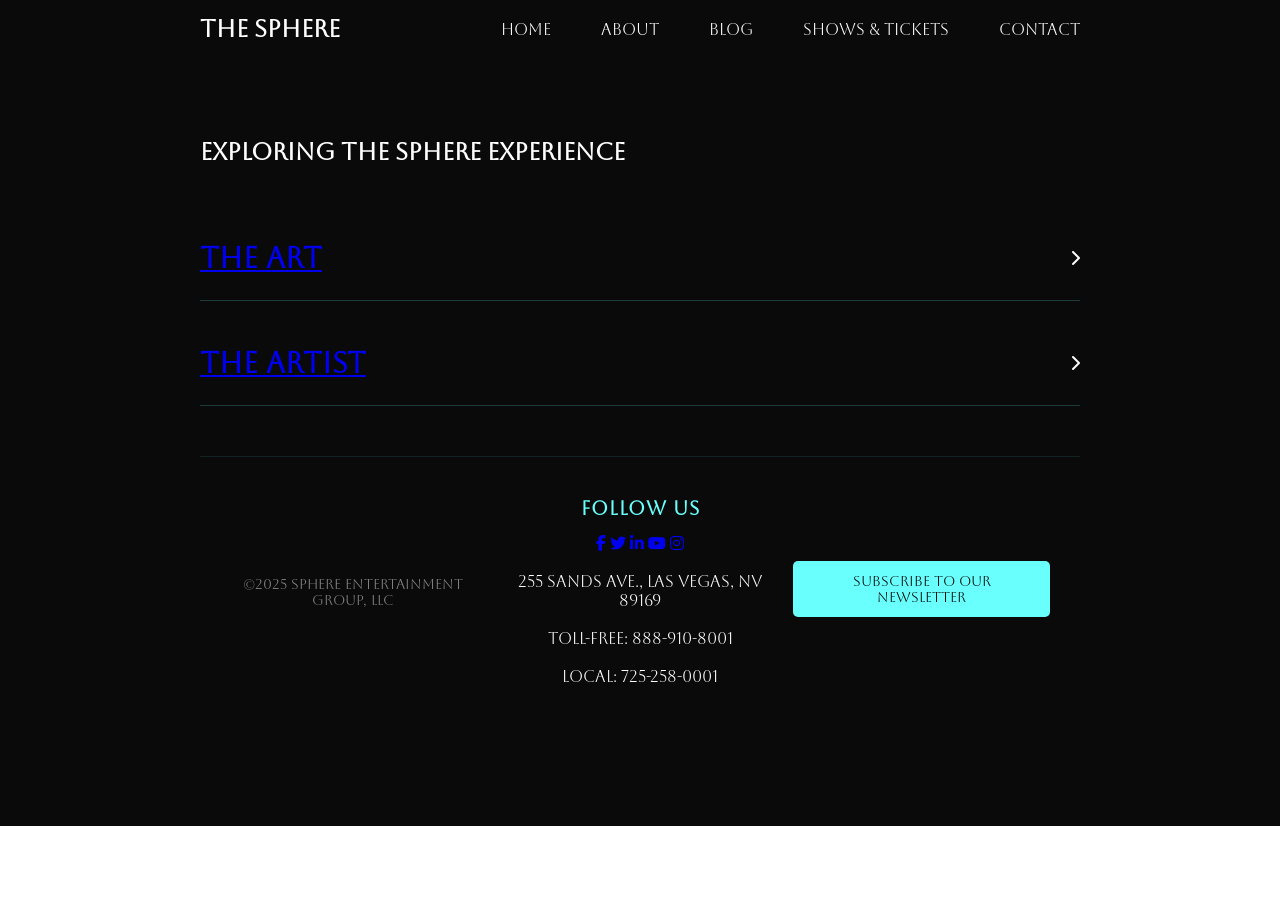
<file: about.html>
<!DOCTYPE html>
<html lang="en">

<head>
    <meta charset="UTF-8">
    <meta name="viewport" content="width=device-width, initial-scale=1.0">
    <title>About The Sphere</title>
    <link rel="stylesheet" href="CSS/styles.css">
    <link rel="stylesheet" href="https://cdnjs.cloudflare.com/ajax/libs/font-awesome/6.4.0/css/all.min.css">
</head>

<body>
    <header>
        <a href="index.html" class="brand">The Sphere</a>
        <div class="menu-btn"></div>
        <div class="navigation">
            <div class="navigation-items">
                <a href="index.html">Home</a>
                <a href="about.html">About</a>
                <a href="blog.html">Blog</a>
                <a href="shows-tickets.html">Shows & Tickets</a>
                <a href="contact.html">Contact</a>
            </div>
        </div>
    </header>

    <section class="about">
        <div class="about-container"><br><br>
            <h1>Exploring the Sphere Experience</h1>

            <!-- Collapsible Sections -->
            <div class="accordion">
                <!-- The Art -->
                <div class="accordion-item">
                    <div class="accordion-header">
                        <h2><a href="the-art.html">The Art</a></h2>
                        <i class="fas fa-chevron-right"></i>
                    </div>
                    <div class="accordion-content">
                        <!-- Add your art content here -->
                        <p>Where technology transforms into emotional storytelling...</p>
                    </div>
                </div>

                <!-- The Artist -->
                <div class="accordion-item">
                    <div class="accordion-header">
                        <h2><a href="the-artists.html">The Artist</a></h2>
                        <i class="fas fa-chevron-right"></i>
                    </div>
                    <div class="accordion-content">
                        <!-- Add your artist content here -->
                        <p>Collaborating with visionaries who redefine live experiences...</p>
                    </div>
                </div>
            </div>

            <footer class="main-footer">
                <div class="footer-container">
                    <!-- Footer Content -->
                    <div class="footer-content">
                         <!-- Left Section: Copyright -->
                         <div class="footer-right">
                            <p class="footer-copyright">©2025 Sphere Entertainment Group, LLC</p>
                        </div>
                        
                        <!-- Center Section: Address & Contact -->
                        <div class="footer-center">
                            <h4 class="footer-heading">FOLLOW US</h4>
                            <div class="media-icons">
                                <a href="https://web.facebook.com/SphereVegas/?_rdc=1&_rdr#" aria-label="Facebook"
                                    target="_blank"><i class="fab fa-facebook-f"></i></a>
                                <a href="https://x.com/spherevegas?lang=en" aria-label="Twitter" target="_blank"><i
                                        class="fab fa-twitter"></i></a>
                                <a href="https://www.linkedin.com/showcase/sphere-vegas/" aria-label="LinkedIn"
                                    target="_blank"><i class="fab fa-linkedin-in"></i></a>
                                <a href="https://www.youtube.com/@SphereVegas" aria-label="LinkedIn" target="_blank"><i
                                        class="fa-brands fa-youtube"></i></a>
                                <a href="https://www.instagram.com/spherevegas/" aria-label="LinkedIn" target="_blank"><i
                                        class="fa-brands fa-instagram"></i></a>
                            </div><br>
        
                            <!-- Clickable Address -->
                            <a href="https://www.google.com/maps/search/?api=1&query=36.12056,-115.16139" target="_blank" 
                                aria-label="Open Sphere location in Google Maps">
                                255 Sands Ave., Las Vegas, NV 89169
                            </a><br><br>
        
                            <!-- Clickable Phone Numbers -->
                            <a href="tel:+18889108001" aria-label="Call Sphere's toll-free number">
                                Toll-Free: 888-910-8001
                            </a><br><br>
        
                            <a href="tel:+17252580001" aria-label="Call Sphere's local Las Vegas number">
                                Local: 725-258-0001
                            </a>
        
                        </div>
        
                        <!-- Right Section: Newsletter -->
                        <div class="footer-left">
                            <button class="newsletter-btn" onclick="openNewsletter()">
                                Subscribe to Our Newsletter
                            </button>
                        </div>
                    </div>
                </div>
            </footer>

   

    <script src="JS/script.js" defer></script>

</body>

</html>
</file>
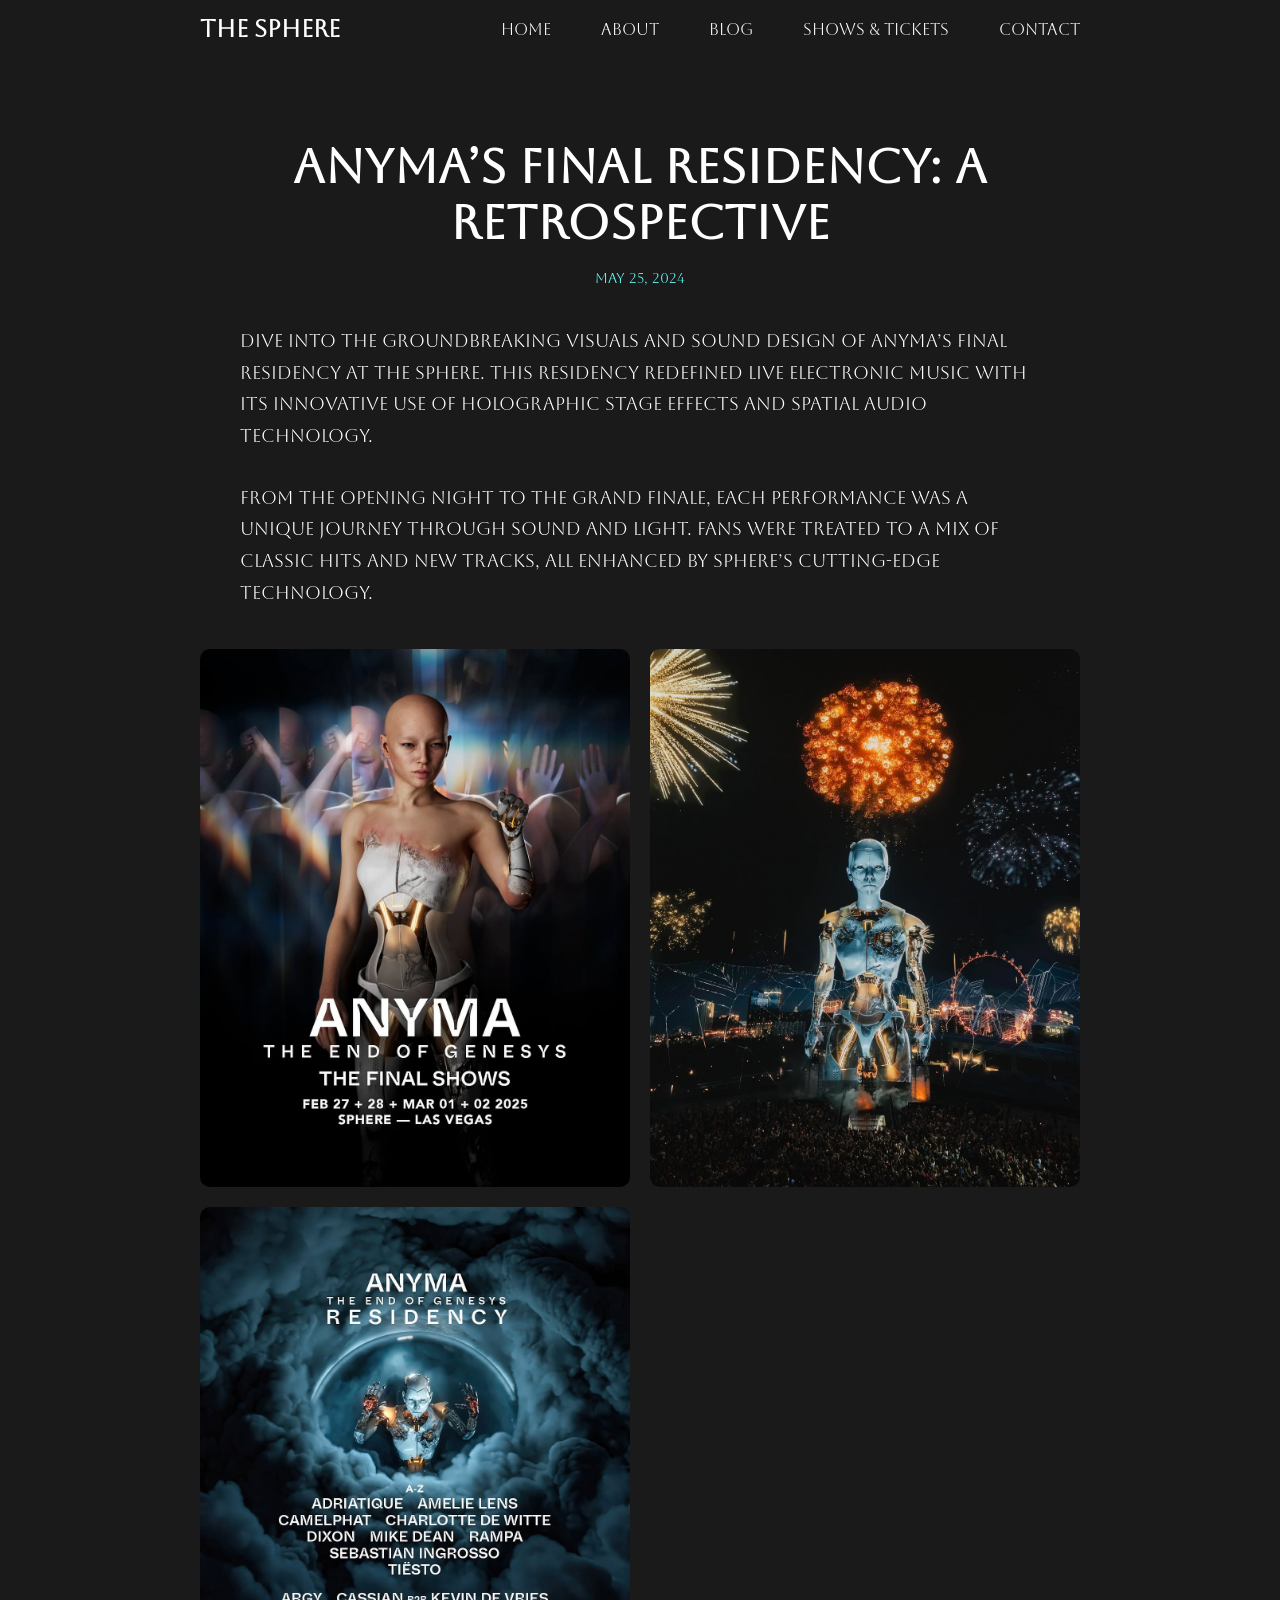
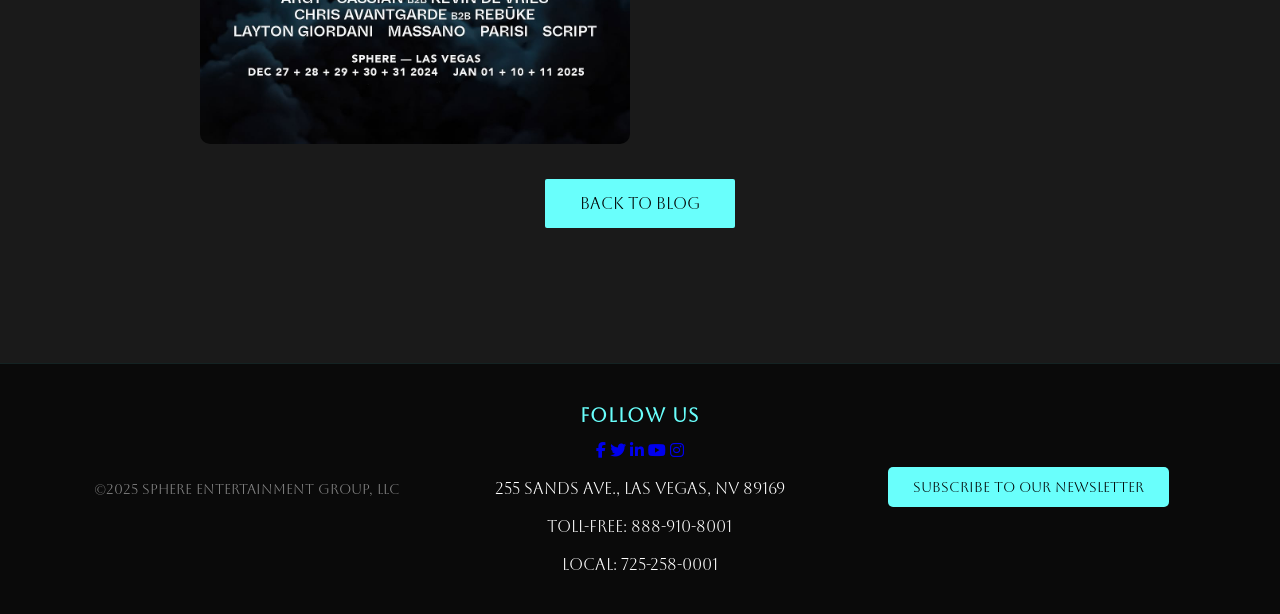
<file: blog-post-1.html>
<!DOCTYPE html>
<html lang="en">

<head>
    <meta charset="UTF-8">
    <meta name="viewport" content="width=device-width, initial-scale=1.0">
    <title>Anyma’s Final Residency | The Sphere</title>
    <link rel="stylesheet" href="CSS/styles.css">
    <link rel="stylesheet" href="https://cdnjs.cloudflare.com/ajax/libs/font-awesome/6.4.0/css/all.min.css">
</head>

<body>
    <header>
        <a href="index.html" class="brand">The Sphere</a>
        <div class="menu-btn"></div>
        <div class="navigation">
            <div class="navigation-items">
                <a href="index.html">Home</a> <!-- Link to homepage -->
                <a href="about.html">About</a> <!-- Link to About page -->
                <a href="blog.html">Blog</a> <!-- Link to Blog page -->
                <a href="shows-tickets.html">Shows & Tickets</a> <!-- Link to Shows & Tickets page -->
                <a href="contact.html">Contact</a> <!-- Link to Contact page -->
            </div>
        </div>
    </header>

    <!-- Blog Post Content -->
    <section class="blog-post-page">
        <div class="blog-post-container"><br><br>
            <h1>Anyma’s Final Residency: A Retrospective</h1>
            <span class="date">May 25, 2024</span>

            <!-- Description -->
            <div class="blog-post-content">
                <p>Dive into the groundbreaking visuals and sound design of Anyma’s final residency at The Sphere. This
                    residency redefined live electronic music with its innovative use of holographic stage effects and
                    spatial audio technology.</p>
                <p>From the opening night to the grand finale, each performance was a unique journey through sound and
                    light. Fans were treated to a mix of classic hits and new tracks, all enhanced by Sphere’s
                    cutting-edge technology.</p>
            </div>

            <!-- Image Gallery -->
            <div class="image-gallery">
                <img src="Assets/anyma1.jpg" alt="Anyma Concert Image 1">
                <img src="Assets/anyma2.jpg" alt="Anyma Concert Image 2">
                <img src="Assets/anyma3.jpg" alt="Anyma Concert Image 3">
            </div>

            <!-- Back to Blog Button -->
            <div class="back-to-blog">
                <a href="blog.html" class="btn">Back to Blog</a>
            </div>
        </div>
    </section>

    

    <script src="JS/script.js" defer></script>

    <footer class="main-footer">
        <div class="footer-container">
            <!-- Footer Content -->
            <div class="footer-content">
                 <!-- Left Section: Copyright -->
                 <div class="footer-right">
                    <p class="footer-copyright">©2025 Sphere Entertainment Group, LLC</p>
                </div>
                
                <!-- Center Section: Address & Contact -->
                <div class="footer-center">
                    <h4 class="footer-heading">FOLLOW US</h4>
                    <div class="media-icons">
                        <a href="https://web.facebook.com/SphereVegas/?_rdc=1&_rdr#" aria-label="Facebook"
                            target="_blank"><i class="fab fa-facebook-f"></i></a>
                        <a href="https://x.com/spherevegas?lang=en" aria-label="Twitter" target="_blank"><i
                                class="fab fa-twitter"></i></a>
                        <a href="https://www.linkedin.com/showcase/sphere-vegas/" aria-label="LinkedIn"
                            target="_blank"><i class="fab fa-linkedin-in"></i></a>
                        <a href="https://www.youtube.com/@SphereVegas" aria-label="LinkedIn" target="_blank"><i
                                class="fa-brands fa-youtube"></i></a>
                        <a href="https://www.instagram.com/spherevegas/" aria-label="LinkedIn" target="_blank"><i
                                class="fa-brands fa-instagram"></i></a>
                    </div><br>

                    <!-- Clickable Address -->
                    <a href="https://www.google.com/maps/search/?api=1&query=36.12056,-115.16139" target="_blank" 
                        aria-label="Open Sphere location in Google Maps">
                        255 Sands Ave., Las Vegas, NV 89169
                    </a><br><br>

                    <!-- Clickable Phone Numbers -->
                    <a href="tel:+18889108001" aria-label="Call Sphere's toll-free number">
                        Toll-Free: 888-910-8001
                    </a><br><br>

                    <a href="tel:+17252580001" aria-label="Call Sphere's local Las Vegas number">
                        Local: 725-258-0001
                    </a>

                </div>

                <!-- Right Section: Newsletter -->
                <div class="footer-left">
                    <button class="newsletter-btn" onclick="openNewsletter()">
                        Subscribe to Our Newsletter
                    </button>
                </div>
            </div>
        </div>
    </footer>

</body>


</html>
</file>
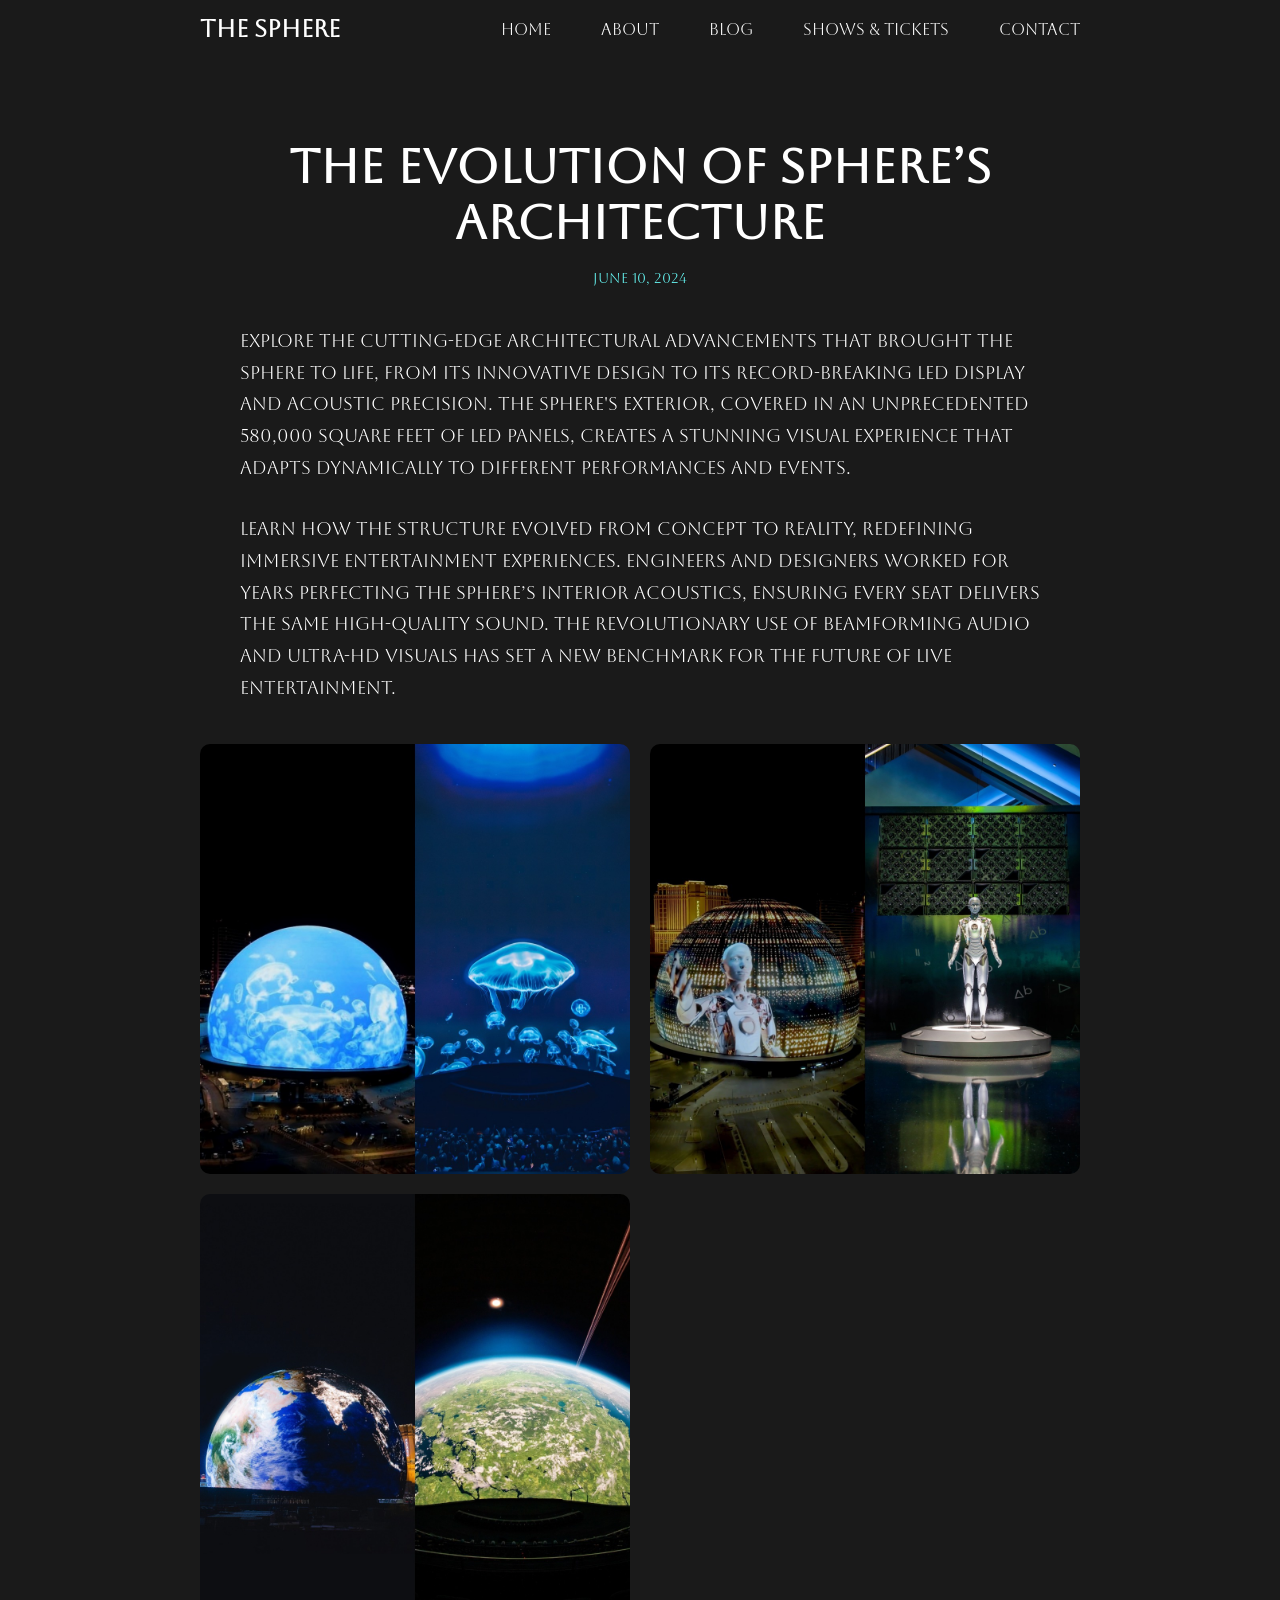
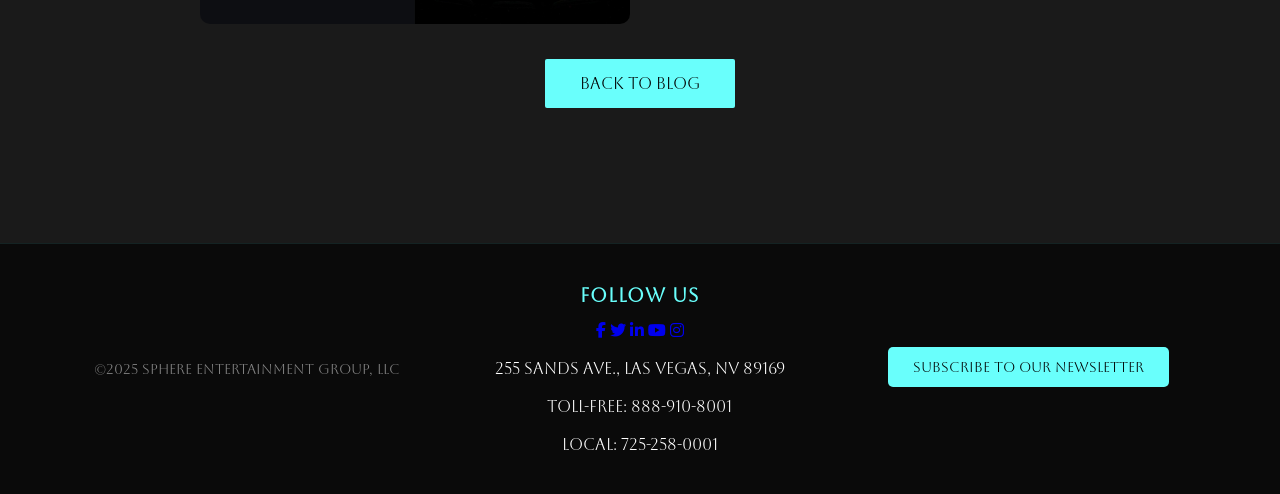
<file: blog-post-2.html>
<!-- The Evolution of Sphere’s Architecture -->
<!DOCTYPE html>
<html lang="en">

<head>
    <meta charset="UTF-8">
    <meta name="viewport" content="width=device-width, initial-scale=1.0">
    <title>The Evolution of Sphere’s Architecture | The Sphere</title>
    <link rel="stylesheet" href="CSS/styles.css">
    <link rel="stylesheet" href="https://cdnjs.cloudflare.com/ajax/libs/font-awesome/6.4.0/css/all.min.css">
</head>

<body>
    <header>
        <a href="index.html" class="brand">The Sphere</a>
        <div class="menu-btn"></div>
        <div class="navigation">
            <div class="navigation-items">
                <a href="index.html">Home</a> <!-- Link to homepage -->
                <a href="about.html">About</a> <!-- Link to About page -->
                <a href="blog.html">Blog</a> <!-- Link to Blog page -->
                <a href="shows-tickets.html">Shows & Tickets</a> <!-- Link to Shows & Tickets page -->
                <a href="contact.html">Contact</a> <!-- Link to Contact page -->
            </div>
        </div>
    </header>

    <section class="blog-post-page">
        <div class="blog-post-container"><br><br>
            <h1>The Evolution of Sphere’s Architecture</h1>
            <span class="date">June 10, 2024</span>
            <div class="blog-post-content">
                <p>Explore the cutting-edge architectural advancements that brought The Sphere to life, from its
                    innovative design to its record-breaking LED display and acoustic precision. The Sphere's exterior,
                    covered in an unprecedented 580,000 square feet of LED panels, creates a stunning visual experience
                    that adapts dynamically to different performances and events.</p>
                <p>Learn how the structure evolved from concept to reality, redefining immersive entertainment
                    experiences. Engineers and designers worked for years perfecting the Sphere’s interior acoustics,
                    ensuring every seat delivers the same high-quality sound. The revolutionary use of beamforming audio
                    and ultra-HD visuals has set a new benchmark for the future of live entertainment.</p>
            </div>
            <div class="image-gallery">
                <img src="Assets/sphere_architecture1.jpg" alt="Sphere Architecture Image 1">
                <img src="Assets/sphere_architecture2.jpg" alt="Sphere Architecture Image 2">
                <img src="Assets/sphere_architecture3.jpg" alt="Sphere Architecture Image 3">
            </div>
            <div class="back-to-blog">
                <a href="blog.html" class="btn">Back to Blog</a>
            </div>
        </div>
    </section>

    <footer class="main-footer">
        <div class="footer-container">
            <!-- Footer Content -->
            <div class="footer-content">
                 <!-- Left Section: Copyright -->
                 <div class="footer-right">
                    <p class="footer-copyright">©2025 Sphere Entertainment Group, LLC</p>
                </div>
                
                <!-- Center Section: Address & Contact -->
                <div class="footer-center">
                    <h4 class="footer-heading">FOLLOW US</h4>
                    <div class="media-icons">
                        <a href="https://web.facebook.com/SphereVegas/?_rdc=1&_rdr#" aria-label="Facebook"
                            target="_blank"><i class="fab fa-facebook-f"></i></a>
                        <a href="https://x.com/spherevegas?lang=en" aria-label="Twitter" target="_blank"><i
                                class="fab fa-twitter"></i></a>
                        <a href="https://www.linkedin.com/showcase/sphere-vegas/" aria-label="LinkedIn"
                            target="_blank"><i class="fab fa-linkedin-in"></i></a>
                        <a href="https://www.youtube.com/@SphereVegas" aria-label="LinkedIn" target="_blank"><i
                                class="fa-brands fa-youtube"></i></a>
                        <a href="https://www.instagram.com/spherevegas/" aria-label="LinkedIn" target="_blank"><i
                                class="fa-brands fa-instagram"></i></a>
                    </div><br>

                    <!-- Clickable Address -->
                    <a href="https://www.google.com/maps/search/?api=1&query=36.12056,-115.16139" target="_blank" 
                        aria-label="Open Sphere location in Google Maps">
                        255 Sands Ave., Las Vegas, NV 89169
                    </a><br><br>

                    <!-- Clickable Phone Numbers -->
                    <a href="tel:+18889108001" aria-label="Call Sphere's toll-free number">
                        Toll-Free: 888-910-8001
                    </a><br><br>

                    <a href="tel:+17252580001" aria-label="Call Sphere's local Las Vegas number">
                        Local: 725-258-0001
                    </a>

                </div>

                <!-- Right Section: Newsletter -->
                <div class="footer-left">
                    <button class="newsletter-btn" onclick="openNewsletter()">
                        Subscribe to Our Newsletter
                    </button>
                </div>
            </div>
        </div>
    </footer>

    <script src="JS/script.js" defer></script>

</body>

</html>
</file>
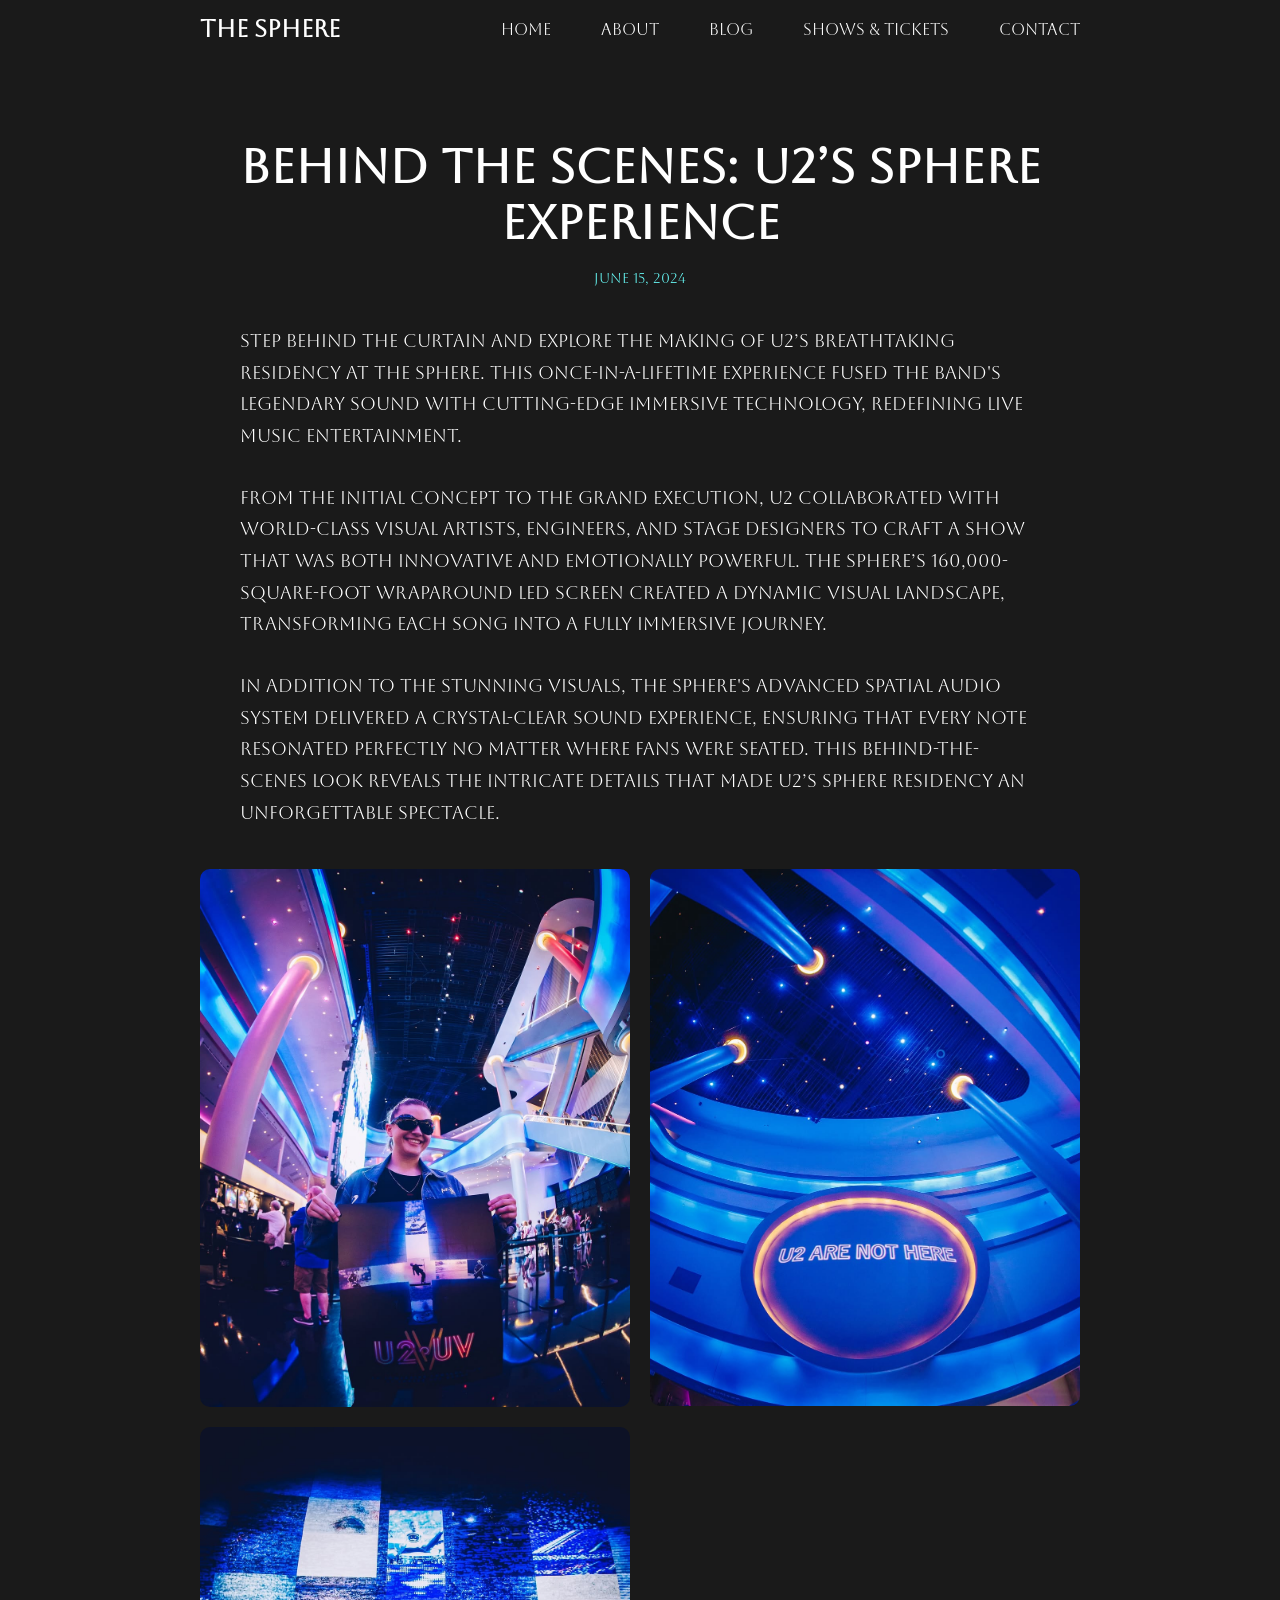
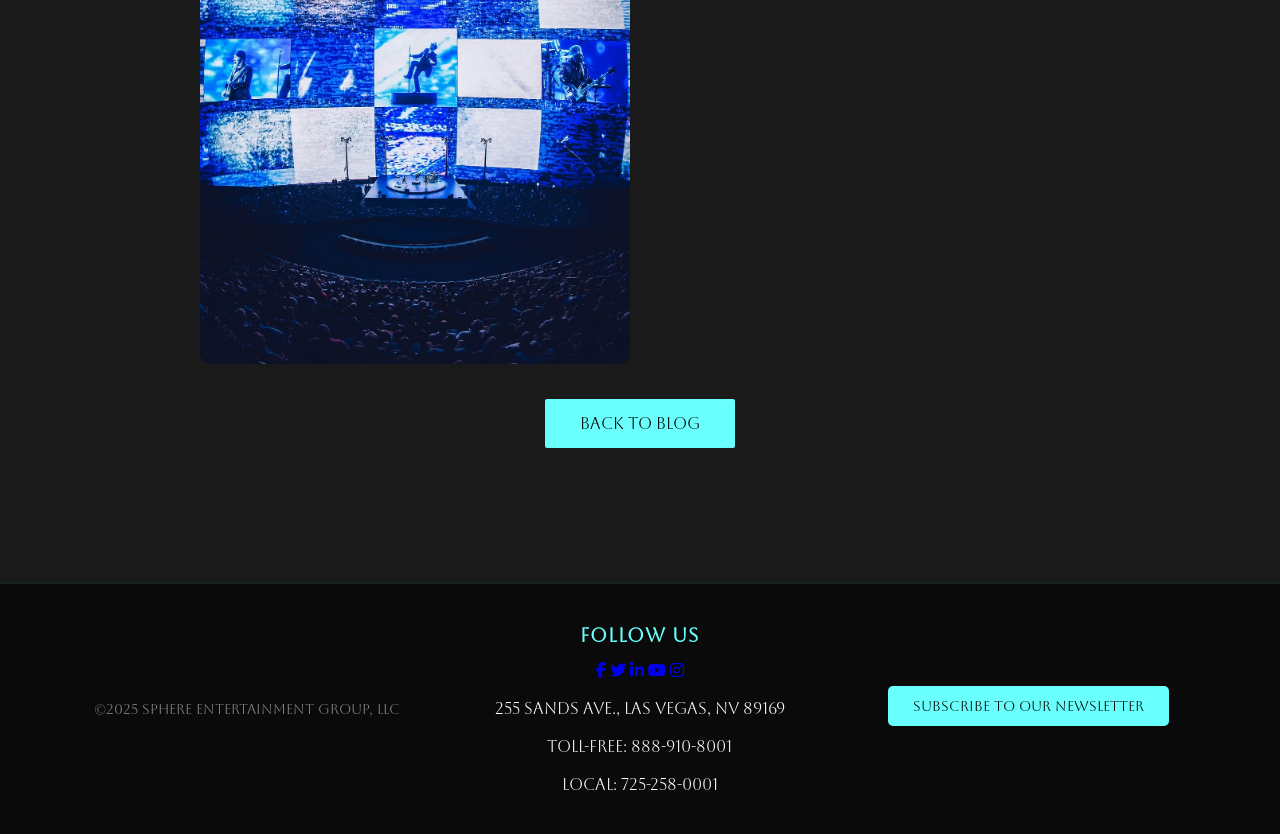
<file: blog-post-3.html>
<!-- Behind the Scenes: U2’s Sphere Experience -->
<!DOCTYPE html>
<html lang="en">

<head>
    <meta charset="UTF-8">
    <meta name="viewport" content="width=device-width, initial-scale=1.0">
    <title>Behind the Scenes: U2’s Sphere Experience | The Sphere</title>
    <link rel="stylesheet" href="CSS/styles.css">
    <link rel="stylesheet" href="https://cdnjs.cloudflare.com/ajax/libs/font-awesome/6.4.0/css/all.min.css">
</head>

<body>
    <header>
        <a href="index.html" class="brand">The Sphere</a>
        <div class="menu-btn"></div>
        <div class="navigation">
            <div class="navigation-items">
                <a href="index.html">Home</a> <!-- Link to homepage -->
                <a href="about.html">About</a> <!-- Link to About page -->
                <a href="blog.html">Blog</a> <!-- Link to Blog page -->
                <a href="shows-tickets.html">Shows & Tickets</a> <!-- Link to Shows & Tickets page -->
                <a href="contact.html">Contact</a> <!-- Link to Contact page -->
            </div>
        </div>
    </header>

    <section class="blog-post-page">
        <div class="blog-post-container"><br><br>
            <h1>Behind the Scenes: U2’s Sphere Experience</h1>
            <span class="date">June 15, 2024</span>
            <div class="blog-post-content">
                <p>Step behind the curtain and explore the making of U2’s breathtaking residency at The Sphere. This
                    once-in-a-lifetime experience fused the band's legendary sound with cutting-edge immersive
                    technology, redefining live music entertainment.</p>
                <p>From the initial concept to the grand execution, U2 collaborated with world-class visual artists,
                    engineers, and stage designers to craft a show that was both innovative and emotionally powerful.
                    The Sphere’s 160,000-square-foot wraparound LED screen created a dynamic visual landscape,
                    transforming each song into a fully immersive journey.</p>
                <p>In addition to the stunning visuals, The Sphere's advanced spatial audio system delivered a
                    crystal-clear sound experience, ensuring that every note resonated perfectly no matter where fans
                    were seated. This behind-the-scenes look reveals the intricate details that made U2’s Sphere
                    residency an unforgettable spectacle.</p>
            </div>
            <div class="image-gallery">
                <img src="Assets/u2_sphere1.jpg" alt="U2 Sphere Experience Image 1">
                <img src="Assets/u2_sphere2.jpg" alt="U2 Sphere Experience Image 2">
                <img src="Assets/u2_sphere3.jpg" alt="U2 Sphere Experience Image 3">
            </div>
            <div class="back-to-blog">
                <a href="blog.html" class="btn">Back to Blog</a>
            </div>
        </div>
    </section>

    <footer class="main-footer">
        <div class="footer-container">
            <!-- Footer Content -->
            <div class="footer-content">
                 <!-- Left Section: Copyright -->
                 <div class="footer-right">
                    <p class="footer-copyright">©2025 Sphere Entertainment Group, LLC</p>
                </div>
                
                <!-- Center Section: Address & Contact -->
                <div class="footer-center">
                    <h4 class="footer-heading">FOLLOW US</h4>
                    <div class="media-icons">
                        <a href="https://web.facebook.com/SphereVegas/?_rdc=1&_rdr#" aria-label="Facebook"
                            target="_blank"><i class="fab fa-facebook-f"></i></a>
                        <a href="https://x.com/spherevegas?lang=en" aria-label="Twitter" target="_blank"><i
                                class="fab fa-twitter"></i></a>
                        <a href="https://www.linkedin.com/showcase/sphere-vegas/" aria-label="LinkedIn"
                            target="_blank"><i class="fab fa-linkedin-in"></i></a>
                        <a href="https://www.youtube.com/@SphereVegas" aria-label="LinkedIn" target="_blank"><i
                                class="fa-brands fa-youtube"></i></a>
                        <a href="https://www.instagram.com/spherevegas/" aria-label="LinkedIn" target="_blank"><i
                                class="fa-brands fa-instagram"></i></a>
                    </div><br>

                    <!-- Clickable Address -->
                    <a href="https://www.google.com/maps/search/?api=1&query=36.12056,-115.16139" target="_blank" 
                        aria-label="Open Sphere location in Google Maps">
                        255 Sands Ave., Las Vegas, NV 89169
                    </a><br><br>

                    <!-- Clickable Phone Numbers -->
                    <a href="tel:+18889108001" aria-label="Call Sphere's toll-free number">
                        Toll-Free: 888-910-8001
                    </a><br><br>

                    <a href="tel:+17252580001" aria-label="Call Sphere's local Las Vegas number">
                        Local: 725-258-0001
                    </a>

                </div>

                <!-- Right Section: Newsletter -->
                <div class="footer-left">
                    <button class="newsletter-btn" onclick="openNewsletter()">
                        Subscribe to Our Newsletter
                    </button>
                </div>
            </div>
        </div>
    </footer>

    <script src="JS/script.js" defer></script>

</body>

</html>
</file>
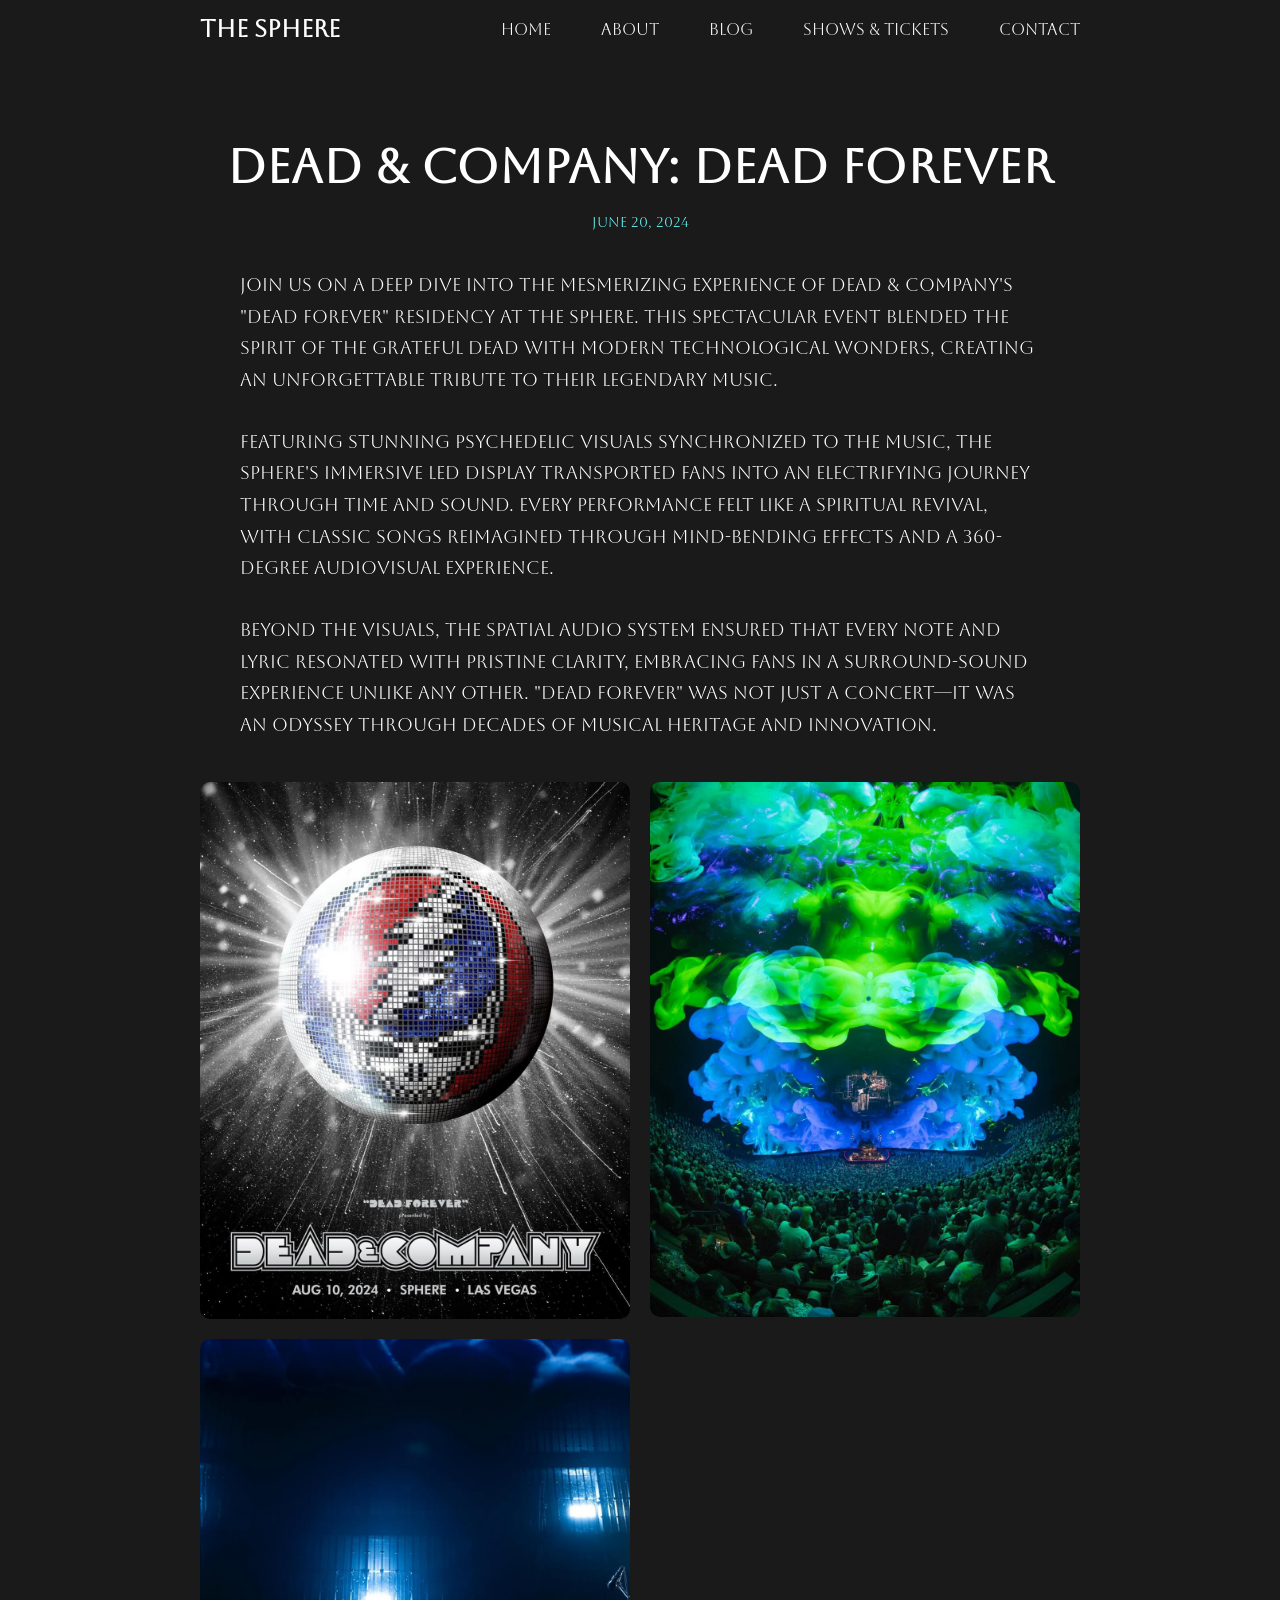
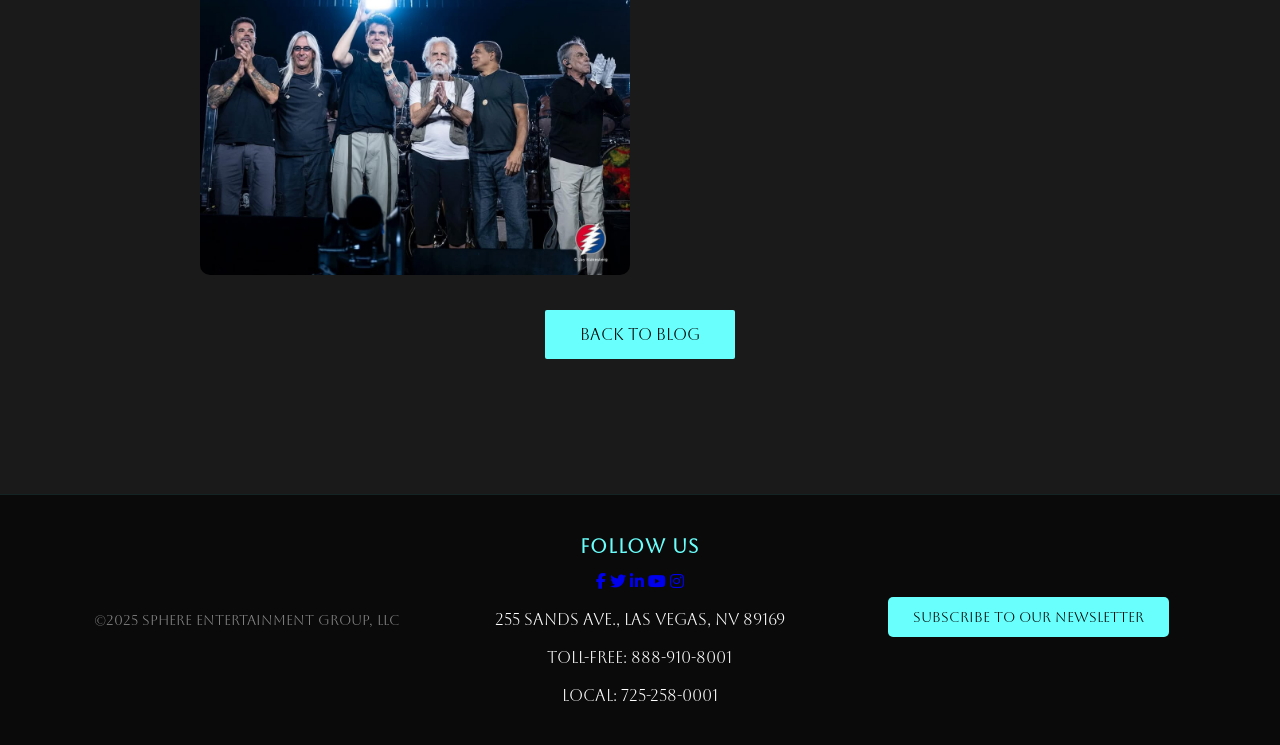
<file: blog-post-4.html>
<!-- Dead & Company: Dead Forever -->
<!DOCTYPE html>
<html lang="en">

<head>
    <meta charset="UTF-8">
    <meta name="viewport" content="width=device-width, initial-scale=1.0">
    <title>Dead & Company: Dead Forever | The Sphere</title>
    <link rel="stylesheet" href="CSS/styles.css">
    <link rel="stylesheet" href="https://cdnjs.cloudflare.com/ajax/libs/font-awesome/6.4.0/css/all.min.css">
</head>

<body>
    <header>
        <a href="index.html" class="brand">The Sphere</a>
        <div class="menu-btn"></div>
        <div class="navigation">
            <div class="navigation-items">
                <a href="index.html">Home</a> <!-- Link to homepage -->
                <a href="about.html">About</a> <!-- Link to About page -->
                <a href="blog.html">Blog</a> <!-- Link to Blog page -->
                <a href="shows-tickets.html">Shows & Tickets</a> <!-- Link to Shows & Tickets page -->
                <a href="contact.html">Contact</a> <!-- Link to Contact page -->
            </div>
        </div>
    </header>

    <section class="blog-post-page">
        <div class="blog-post-container"><br><br>
            <h1>Dead & Company: Dead Forever</h1>
            <span class="date">June 20, 2024</span>
            <div class="blog-post-content">
                <p>Join us on a deep dive into the mesmerizing experience of Dead & Company's "Dead Forever" residency
                    at The Sphere. This spectacular event blended the spirit of The Grateful Dead with modern
                    technological wonders, creating an unforgettable tribute to their legendary music.</p>
                <p>Featuring stunning psychedelic visuals synchronized to the music, The Sphere's immersive LED display
                    transported fans into an electrifying journey through time and sound. Every performance felt like a
                    spiritual revival, with classic songs reimagined through mind-bending effects and a 360-degree
                    audiovisual experience.</p>
                <p>Beyond the visuals, the spatial audio system ensured that every note and lyric resonated with
                    pristine clarity, embracing fans in a surround-sound experience unlike any other. "Dead Forever" was
                    not just a concert—it was an odyssey through decades of musical heritage and innovation.</p>
            </div>
            <div class="image-gallery">
                <img src="Assets/dead_company1.jpg" alt="Dead & Company Concert Image 1">
                <img src="Assets/dead_company2.jpg" alt="Dead & Company Concert Image 2">
                <img src="Assets/dead_company3.jpg" alt="Dead & Company Concert Image 3">
            </div>
            <div class="back-to-blog">
                <a href="blog.html" class="btn">Back to Blog</a>
            </div>
        </div>
    </section>

    <footer class="main-footer">
        <div class="footer-container">
            <!-- Footer Content -->
            <div class="footer-content">
                 <!-- Left Section: Copyright -->
                 <div class="footer-right">
                    <p class="footer-copyright">©2025 Sphere Entertainment Group, LLC</p>
                </div>
                
                <!-- Center Section: Address & Contact -->
                <div class="footer-center">
                    <h4 class="footer-heading">FOLLOW US</h4>
                    <div class="media-icons">
                        <a href="https://web.facebook.com/SphereVegas/?_rdc=1&_rdr#" aria-label="Facebook"
                            target="_blank"><i class="fab fa-facebook-f"></i></a>
                        <a href="https://x.com/spherevegas?lang=en" aria-label="Twitter" target="_blank"><i
                                class="fab fa-twitter"></i></a>
                        <a href="https://www.linkedin.com/showcase/sphere-vegas/" aria-label="LinkedIn"
                            target="_blank"><i class="fab fa-linkedin-in"></i></a>
                        <a href="https://www.youtube.com/@SphereVegas" aria-label="LinkedIn" target="_blank"><i
                                class="fa-brands fa-youtube"></i></a>
                        <a href="https://www.instagram.com/spherevegas/" aria-label="LinkedIn" target="_blank"><i
                                class="fa-brands fa-instagram"></i></a>
                    </div><br>

                    <!-- Clickable Address -->
                    <a href="https://www.google.com/maps/search/?api=1&query=36.12056,-115.16139" target="_blank" 
                        aria-label="Open Sphere location in Google Maps">
                        255 Sands Ave., Las Vegas, NV 89169
                    </a><br><br>

                    <!-- Clickable Phone Numbers -->
                    <a href="tel:+18889108001" aria-label="Call Sphere's toll-free number">
                        Toll-Free: 888-910-8001
                    </a><br><br>

                    <a href="tel:+17252580001" aria-label="Call Sphere's local Las Vegas number">
                        Local: 725-258-0001
                    </a>

                </div>

                <!-- Right Section: Newsletter -->
                <div class="footer-left">
                    <button class="newsletter-btn" onclick="openNewsletter()">
                        Subscribe to Our Newsletter
                    </button>
                </div>
            </div>
        </div>
    </footer>


    <script src="JS/script.js" defer></script>

</body>

</html>
</file>
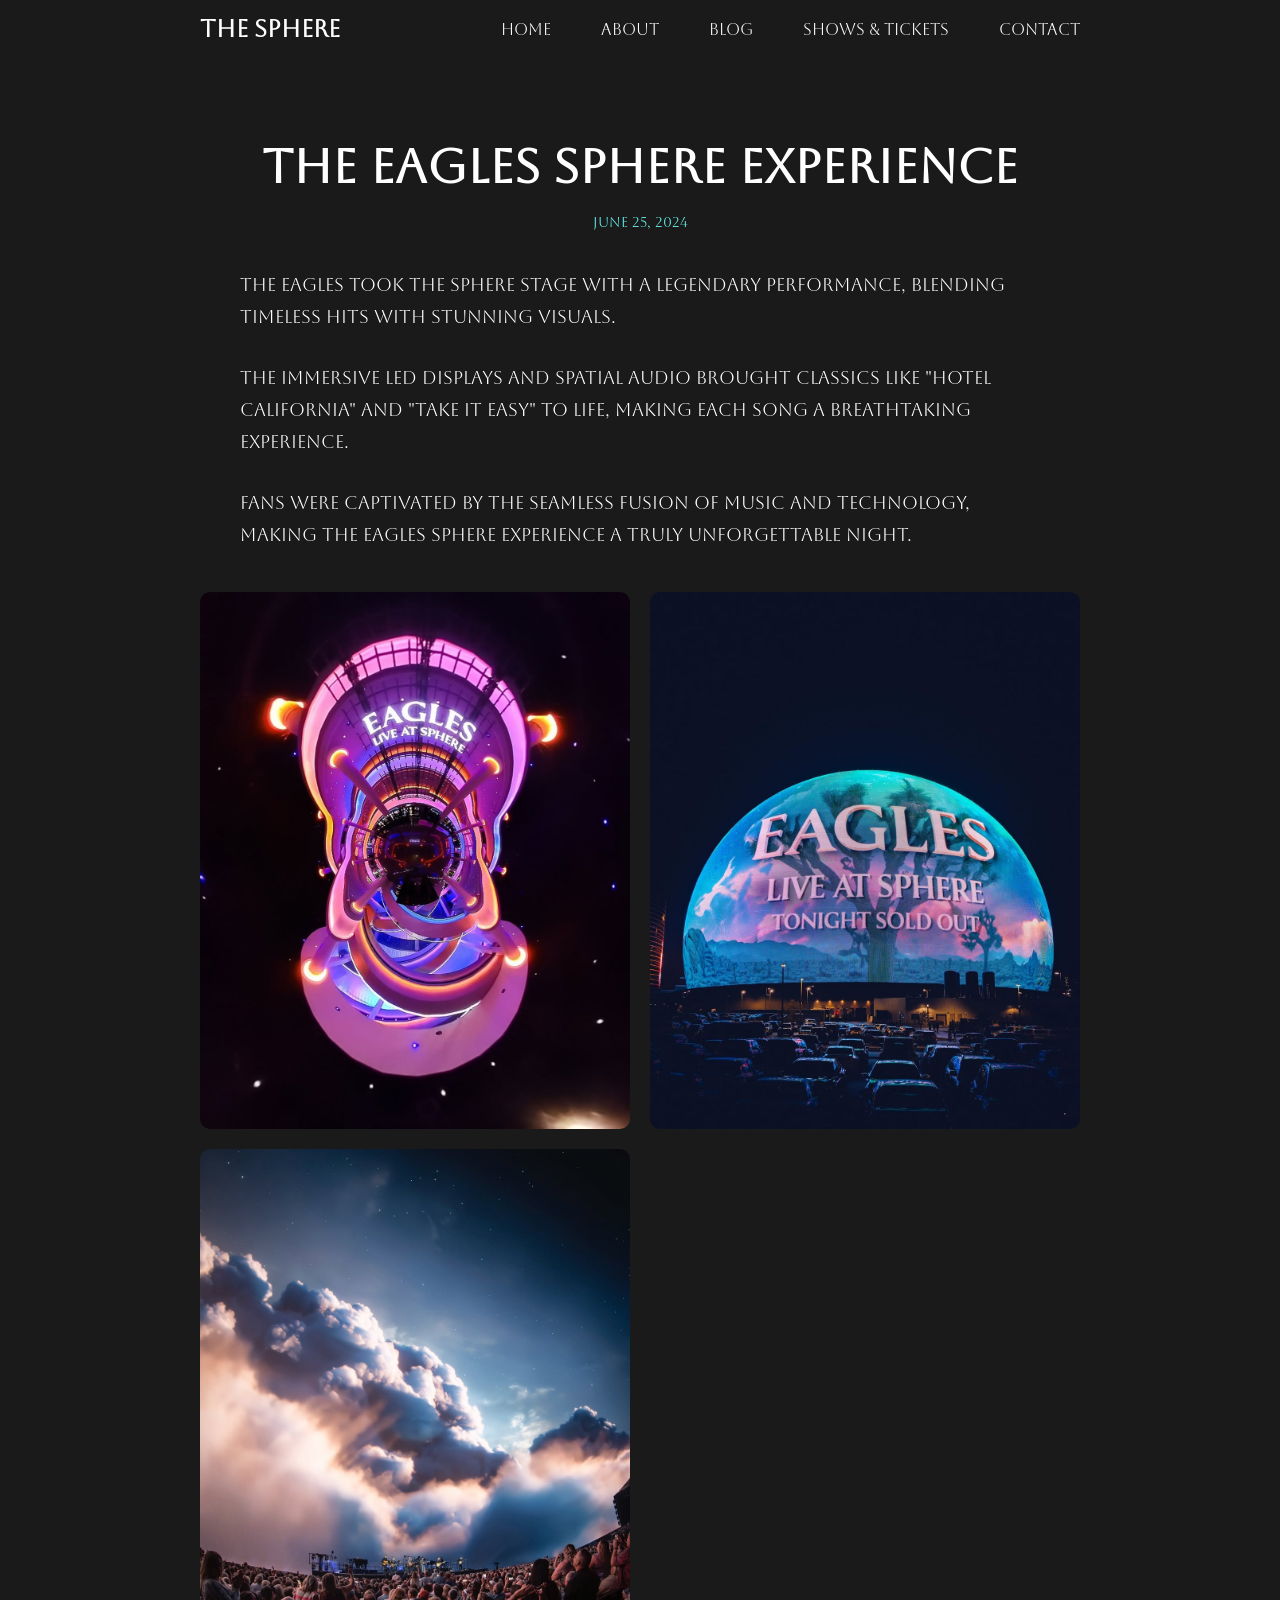
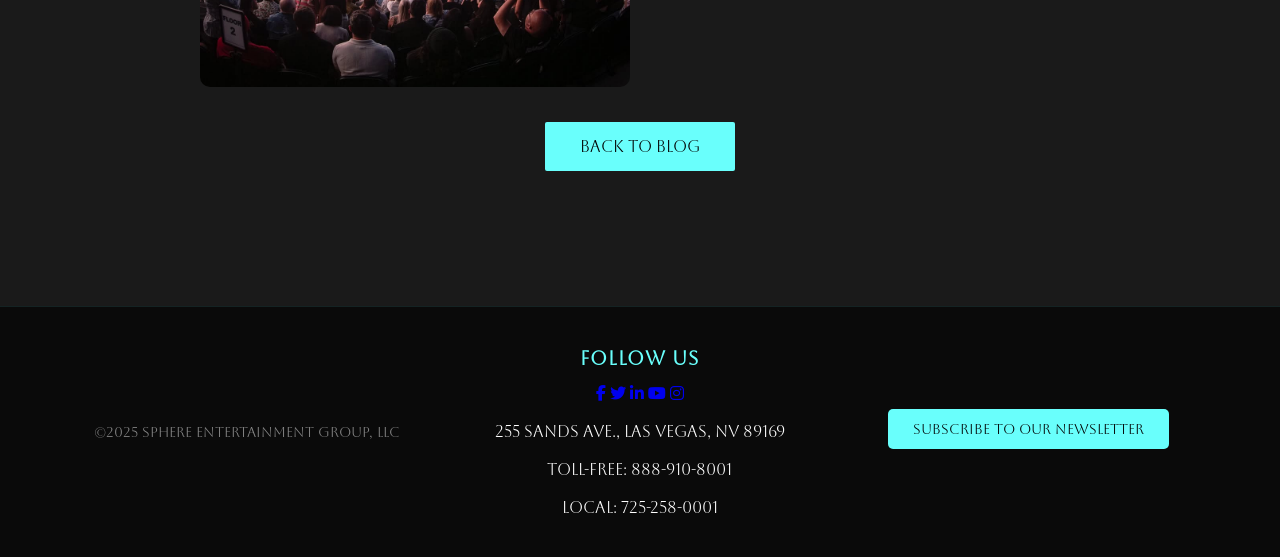
<file: blog-post-5.html>
<!-- The Eagles Sphere Experience -->
<!DOCTYPE html>
<html lang="en">

<head>
    <meta charset="UTF-8">
    <meta name="viewport" content="width=device-width, initial-scale=1.0">
    <title>The Eagles Sphere Experience | The Sphere</title>
    <link rel="stylesheet" href="CSS/styles.css">
    <link rel="stylesheet" href="https://cdnjs.cloudflare.com/ajax/libs/font-awesome/6.4.0/css/all.min.css">
</head>

<body>
    <header>
        <a href="index.html" class="brand">The Sphere</a>
        <div class="menu-btn"></div>
        <div class="navigation">
            <div class="navigation-items">
                <a href="index.html">Home</a> <!-- Link to homepage -->
                <a href="about.html">About</a> <!-- Link to About page -->
                <a href="blog.html">Blog</a> <!-- Link to Blog page -->
                <a href="shows-tickets.html">Shows & Tickets</a> <!-- Link to Shows & Tickets page -->
                <a href="contact.html">Contact</a> <!-- Link to Contact page -->
            </div>
        </div>
    </header>

    <section class="blog-post-page">
        <div class="blog-post-container"><br><br>
            <h1>The Eagles Sphere Experience</h1>
            <span class="date">June 25, 2024</span>
            <div class="blog-post-content">
                <p>The Eagles took The Sphere stage with a legendary performance, blending timeless hits with stunning
                    visuals.</p>
                <p>The immersive LED displays and spatial audio brought classics like "Hotel California" and "Take It
                    Easy" to life, making each song a breathtaking experience.</p>
                <p>Fans were captivated by the seamless fusion of music and technology, making The Eagles Sphere
                    Experience a truly unforgettable night.</p>
            </div>
            <div class="image-gallery">
                <img src="Assets/eagles_sphere1.jpg" alt="The Eagles Sphere Experience Image 1">
                <img src="Assets/eagles_sphere2.jpg" alt="The Eagles Sphere Experience Image 2">
                <img src="Assets/eagles_sphere3.jpg" alt="The Eagles Sphere Experience Image 3">
            </div>
            <div class="back-to-blog">
                <a href="blog.html" class="btn">Back to Blog</a>
            </div>
        </div>
    </section>

    <footer class="main-footer">
        <div class="footer-container">
            <!-- Footer Content -->
            <div class="footer-content">
                 <!-- Left Section: Copyright -->
                 <div class="footer-right">
                    <p class="footer-copyright">©2025 Sphere Entertainment Group, LLC</p>
                </div>
                
                <!-- Center Section: Address & Contact -->
                <div class="footer-center">
                    <h4 class="footer-heading">FOLLOW US</h4>
                    <div class="media-icons">
                        <a href="https://web.facebook.com/SphereVegas/?_rdc=1&_rdr#" aria-label="Facebook"
                            target="_blank"><i class="fab fa-facebook-f"></i></a>
                        <a href="https://x.com/spherevegas?lang=en" aria-label="Twitter" target="_blank"><i
                                class="fab fa-twitter"></i></a>
                        <a href="https://www.linkedin.com/showcase/sphere-vegas/" aria-label="LinkedIn"
                            target="_blank"><i class="fab fa-linkedin-in"></i></a>
                        <a href="https://www.youtube.com/@SphereVegas" aria-label="LinkedIn" target="_blank"><i
                                class="fa-brands fa-youtube"></i></a>
                        <a href="https://www.instagram.com/spherevegas/" aria-label="LinkedIn" target="_blank"><i
                                class="fa-brands fa-instagram"></i></a>
                    </div><br>

                    <!-- Clickable Address -->
                    <a href="https://www.google.com/maps/search/?api=1&query=36.12056,-115.16139" target="_blank" 
                        aria-label="Open Sphere location in Google Maps">
                        255 Sands Ave., Las Vegas, NV 89169
                    </a><br><br>

                    <!-- Clickable Phone Numbers -->
                    <a href="tel:+18889108001" aria-label="Call Sphere's toll-free number">
                        Toll-Free: 888-910-8001
                    </a><br><br>

                    <a href="tel:+17252580001" aria-label="Call Sphere's local Las Vegas number">
                        Local: 725-258-0001
                    </a>

                </div>

                <!-- Right Section: Newsletter -->
                <div class="footer-left">
                    <button class="newsletter-btn" onclick="openNewsletter()">
                        Subscribe to Our Newsletter
                    </button>
                </div>
            </div>
        </div>
    </footer>


    <script src="JS/script.js" defer></script>

</body>

</html>
</file>
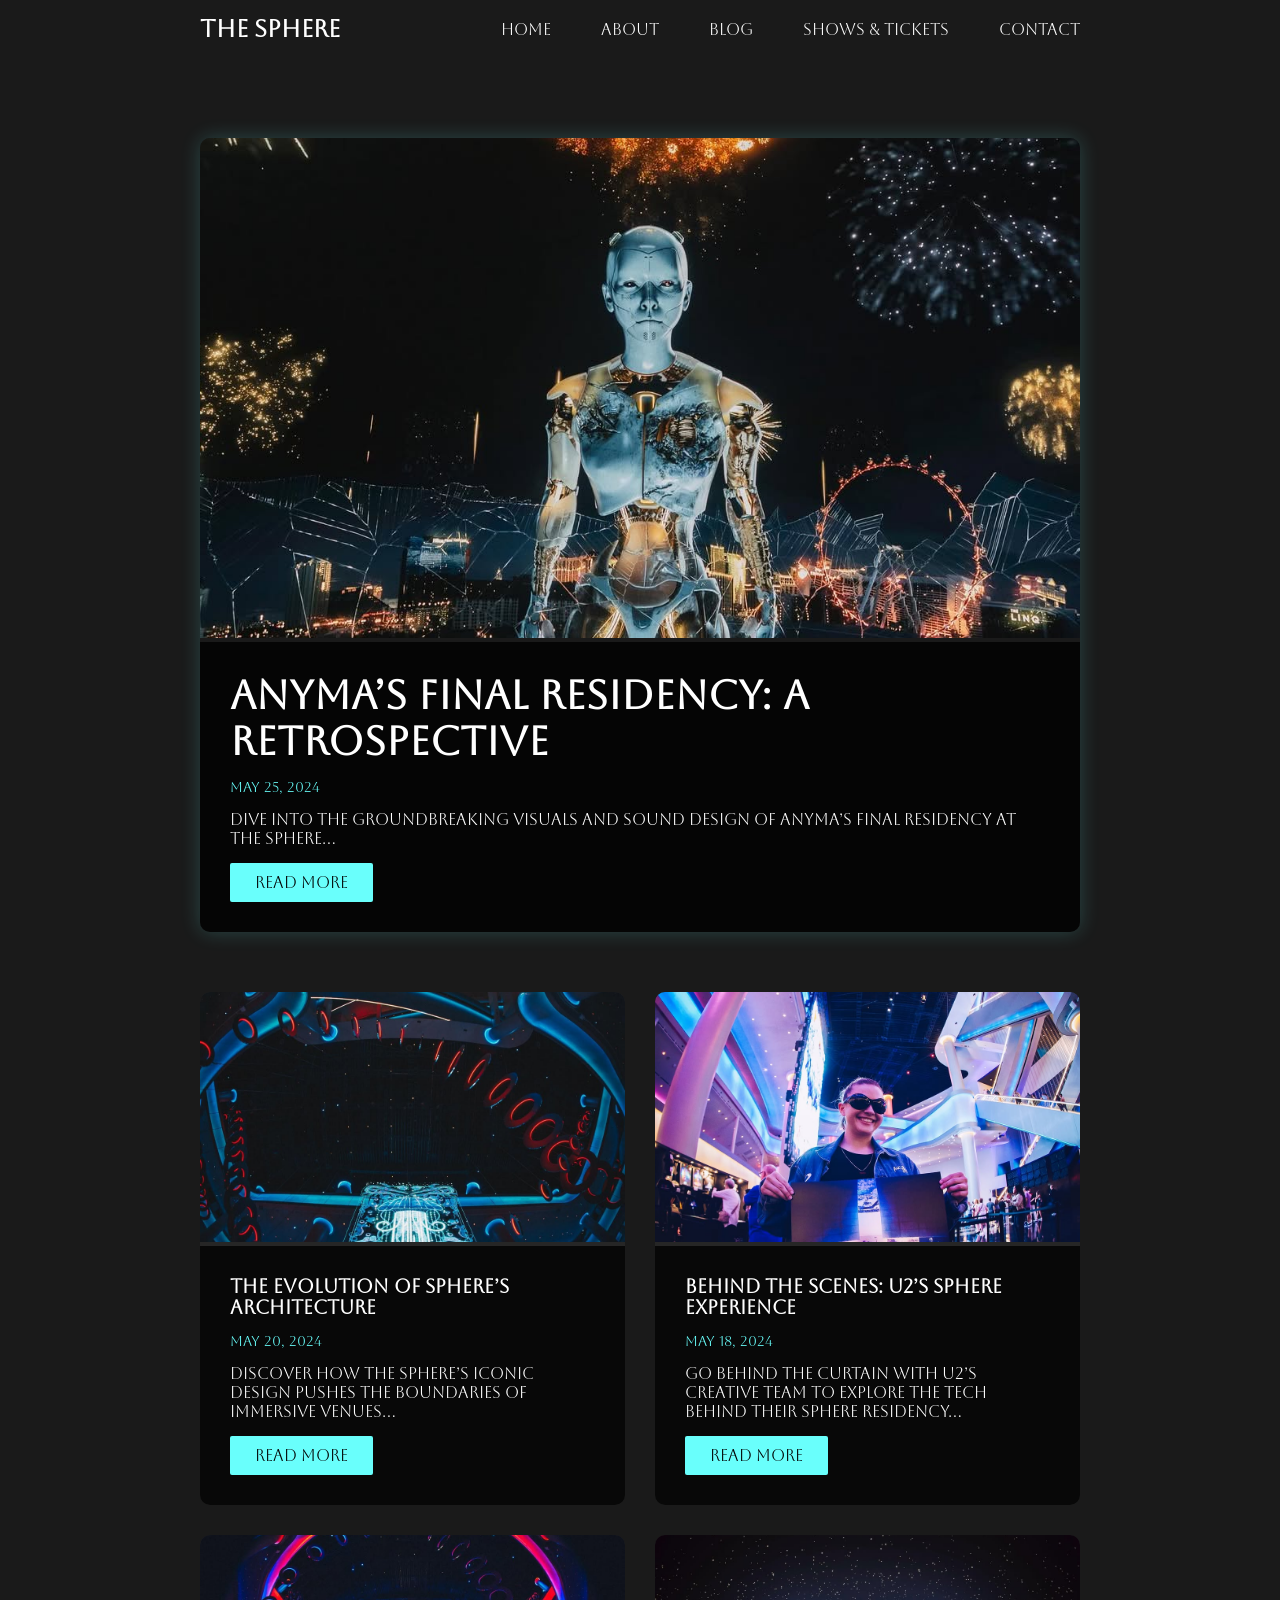
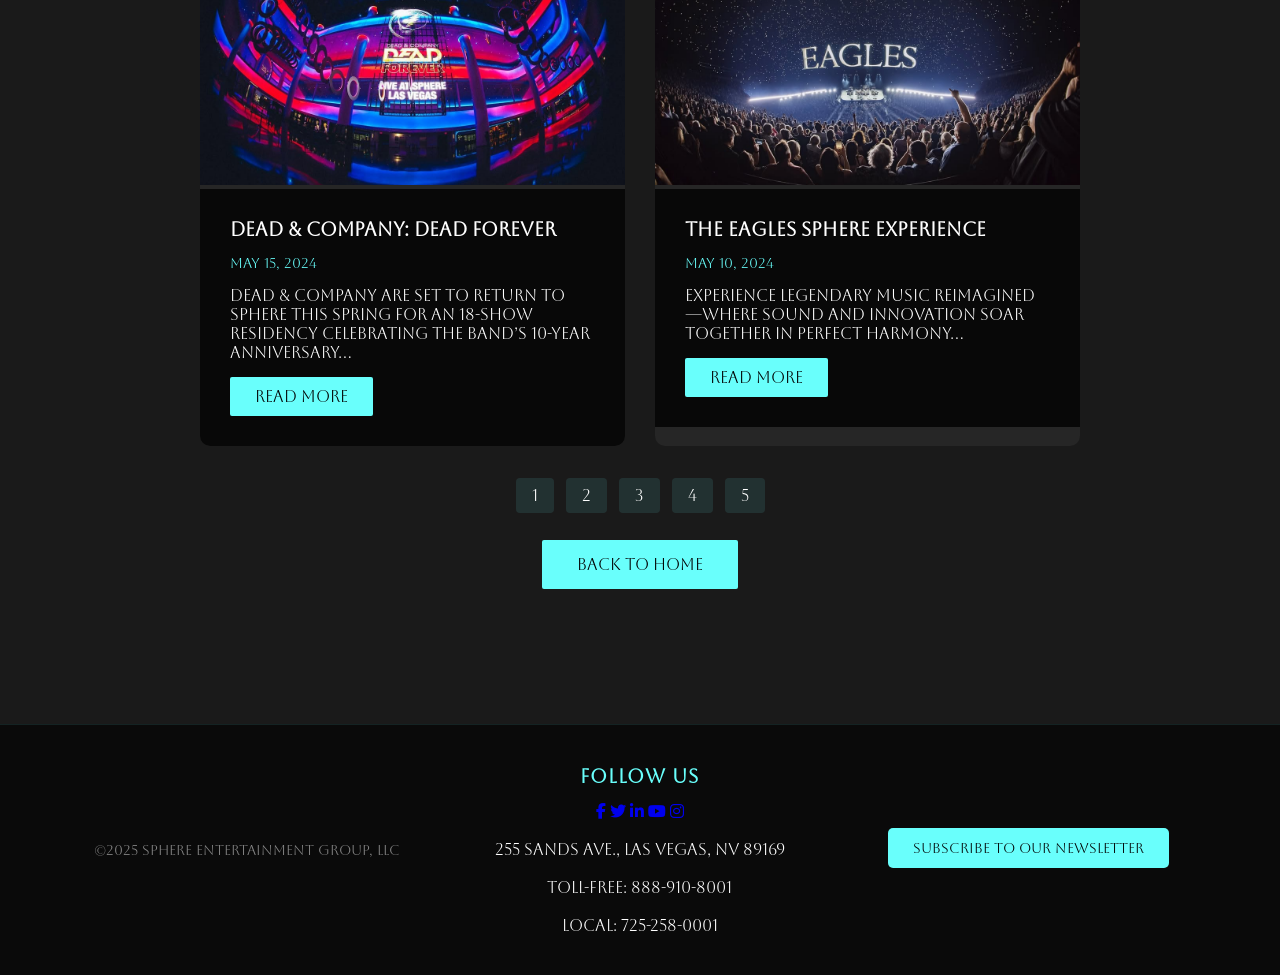
<file: blog.html>
<!DOCTYPE html>
<html lang="en">

<head>
    <meta charset="UTF-8">
    <meta name="viewport" content="width=device-width, initial-scale=1.0">
    <title>The Sphere | Blog</title>
    <link rel="stylesheet" href="CSS/styles.css"> <!-- Reuse homepage styles -->
    <link rel="stylesheet" href="https://cdnjs.cloudflare.com/ajax/libs/font-awesome/6.4.0/css/all.min.css">
</head>

<body>
    <!-- Reuse the same header as the homepage -->
    <header>
        <a href="index.html" class="brand">The Sphere</a> <!-- Link back to homepage -->
        <div class="menu-btn"></div>
        <div class="navigation">
            <div class="navigation-items">
                <a href="index.html">Home</a> <!-- Link to homepage -->
                <a href="about.html">About</a> <!-- Link to About page -->
                <a href="blog.html">Blog</a> <!-- Link to Blog page -->
                <a href="shows-tickets.html">Shows & Tickets</a> <!-- Link to Shows & Tickets page -->
                <a href="contact.html">Contact</a> <!-- Link to Contact page -->
            </div>
        </div>
    </header>

    <!-- Blog Section -->
    <section class="blog">
        <div class="blog-container"><br><br>
            <!-- Featured Blog Post -->
            <div class="featured-post" id="anyma-residency">
                <img src="Assets/blog-featured.jpg" alt="Featured Post Image">
                <div class="post-content">
                    <h2>Anyma’s Final Residency: A Retrospective</h2>
                    <span class="date">May 25, 2024</span>
                    <p>Dive into the groundbreaking visuals and sound design of Anyma’s final residency at The Sphere...
                    </p>
                    <a href="blog-post-1.html" class="read-more">Read More</a>
                </div>
            </div>

            <!-- Blog Post Grid -->
            <div class="blog-grid">
                <!-- Blog Post 1 -->
                <div class="blog-post" id="sphere-experience">
                    <img src="Assets/blog1.jpg" alt="Post 1 Image">
                    <div class="post-content">
                        <h3>The Evolution of Sphere’s Architecture</h3>
                        <span class="date">May 20, 2024</span>
                        <p>Discover how The Sphere’s iconic design pushes the boundaries of immersive venues...</p>
                        <a href="blog-post-2.html" class="read-more">Read More</a>
                    </div>
                </div>

                <!-- Blog Post 2 -->
                <div class="blog-post" id="dead-company">
                    <img src="Assets/blog2.jpg" alt="Post 2 Image">
                    <div class="post-content">
                        <h3>Behind the Scenes: U2’s Sphere Experience</h3>
                        <span class="date">May 18, 2024</span>
                        <p>Go behind the curtain with U2’s creative team to explore the tech behind their Sphere
                            residency...</p>
                        <a href="blog-post-3.html" class="read-more">Read More</a>
                    </div>
                </div>

                <!-- Blog Post 3: Dead & Company -->
                <div class="blog-post" id="u2-concert">
                    <img src="Assets/blog3.jpg" alt="Post 3 Image">
                    <div class="post-content">
                        <h3>Dead & Company: Dead Forever</h3>
                        <span class="date">May 15, 2024</span>
                        <p>Dead & Company are set to return to Sphere this spring for an 18-show residency celebrating
                            the band’s 10-year anniversary...</p>
                        <a href="blog-post-4.html" class="read-more">Read More</a>
                    </div>
                </div>

                <!-- Blog Post 4: The Eagles Sphere Experience -->
                <div class="blog-post" id="eagles-experience">
                    <img src="Assets/blog4.jpg" alt="Post 4 Image">
                    <div class="post-content">
                        <h3>The Eagles Sphere Experience</h3>
                        <span class="date">May 10, 2024</span>
                        <p>Experience legendary music reimagined—where sound and innovation soar together in perfect
                            harmony...</p>
                        <a href="blog-post-5.html" class="read-more">Read More</a>
                    </div>
                </div>
            </div>
        </div>


        <!-- Updated Pagination -->
        <div class="pagination">
            <a href="blog-post-1.html" class="page-link">1</a>
            <a href="blog-post-2.html" class="page-link">2</a>
            <a href="blog-post-3.html" class="page-link">3</a>
            <a href="blog-post-4.html" class="page-link">4</a>
            <a href="blog-post-5.html" class="page-link">5</a>
        </div>


        <!-- Back to Home Button -->
        <div class="back-to-home">
            <a href="index.html" class="btn">Back to Home</a>
        </div>


    </section>



    <footer class="main-footer">
        <div class="footer-container">
            <!-- Footer Content -->
            <div class="footer-content">
                <!-- Left Section: Copyright -->
                <div class="footer-right">
                    <p class="footer-copyright">©2025 Sphere Entertainment Group, LLC</p>
                </div>

                <!-- Center Section: Address & Contact -->
                <div class="footer-center">
                    <h4 class="footer-heading">FOLLOW US</h4>
                    <div class="media-icons">
                        <a href="https://web.facebook.com/SphereVegas/?_rdc=1&_rdr#" aria-label="Facebook"
                            target="_blank"><i class="fab fa-facebook-f"></i></a>
                        <a href="https://x.com/spherevegas?lang=en" aria-label="Twitter" target="_blank"><i
                                class="fab fa-twitter"></i></a>
                        <a href="https://www.linkedin.com/showcase/sphere-vegas/" aria-label="LinkedIn"
                            target="_blank"><i class="fab fa-linkedin-in"></i></a>
                        <a href="https://www.youtube.com/@SphereVegas" aria-label="LinkedIn" target="_blank"><i
                                class="fa-brands fa-youtube"></i></a>
                        <a href="https://www.instagram.com/spherevegas/" aria-label="LinkedIn" target="_blank"><i
                                class="fa-brands fa-instagram"></i></a>
                    </div><br>

                    <!-- Clickable Address -->
                    <a href="https://www.google.com/maps/search/?api=1&query=36.12056,-115.16139" target="_blank"
                        aria-label="Open Sphere location in Google Maps">
                        255 Sands Ave., Las Vegas, NV 89169
                    </a><br><br>

                    <!-- Clickable Phone Numbers -->
                    <a href="tel:+18889108001" aria-label="Call Sphere's toll-free number">
                        Toll-Free: 888-910-8001
                    </a><br><br>

                    <a href="tel:+17252580001" aria-label="Call Sphere's local Las Vegas number">
                        Local: 725-258-0001
                    </a>

                </div>

                <!-- Right Section: Newsletter -->
                <div class="footer-left">
                    <button class="newsletter-btn" onclick="openNewsletter()">
                        Subscribe to Our Newsletter
                    </button>
                </div>
            </div>
        </div>
    </footer>


    <!-- Reuse the same JS as the homepage -->
    <script src="JS/script.js" defer></script>

</body>

</html>
</file>
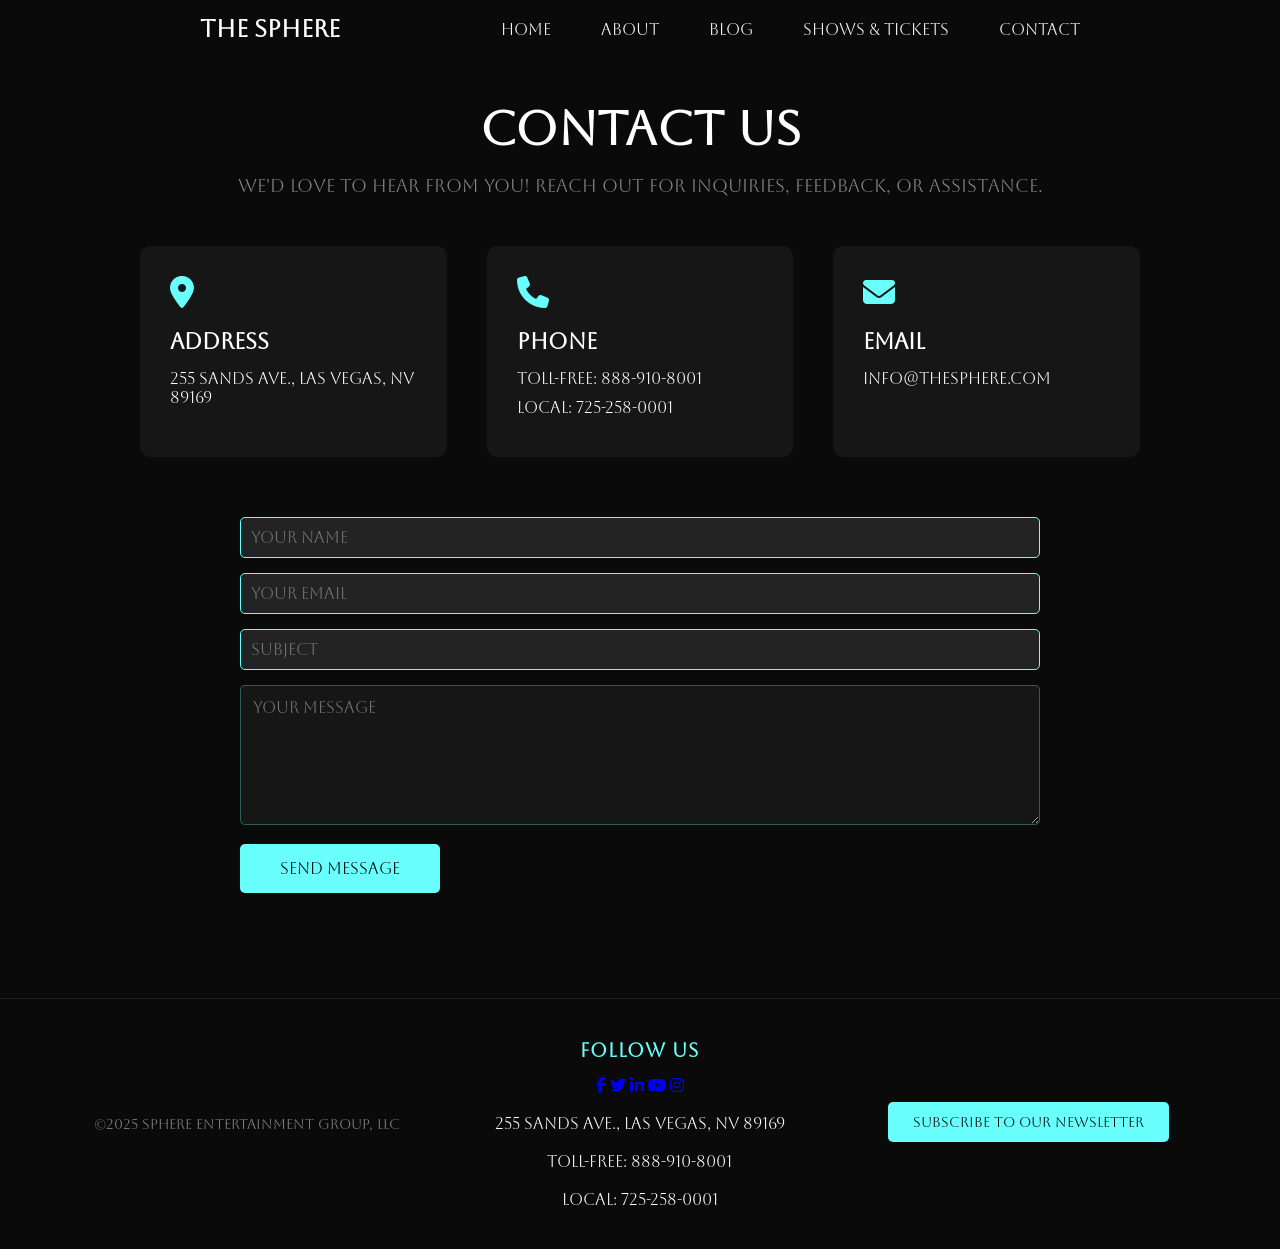
<file: contact.html>
<!DOCTYPE html>
<html lang="en">
<head>
    <meta charset="UTF-8">
    <meta name="viewport" content="width=device-width, initial-scale=1.0">
    <title>Contact Us | The Sphere</title>
    <link rel="stylesheet" href="CSS/styles.css">
    <link rel="stylesheet" href="https://cdnjs.cloudflare.com/ajax/libs/font-awesome/6.4.0/css/all.min.css">
</head>
<body>
    <header>
        <a href="index.html" class="brand">The Sphere</a>
        <div class="menu-btn"></div>
        <div class="navigation">
            <div class="navigation-items">
                <a href="index.html">Home</a>
                <a href="about.html">About</a>
                <a href="blog.html">Blog</a>
                <a href="shows-tickets.html">Shows & Tickets</a>
                <a href="contact.html">Contact</a>
            </div>
        </div>
    </header>

    <section class="contact-page">
        <div class="contact-container">
            <h1>Contact Us</h1>
            <p class="subheading">We'd love to hear from you! Reach out for inquiries, feedback, or assistance.</p>

            <!-- Contact Info -->
            <div class="contact-info">
                <div class="info-item">
                    <i class="fas fa-map-marker-alt"></i>
                    <div class="info-content">
                        <h3>Address</h3>
                        <a href="https://www.google.com/maps/search/?api=1&query=36.12056,-115.16139" 
                           target="_blank" 
                           aria-label="Open Sphere location in Google Maps">
                            255 Sands Ave., Las Vegas, NV 89169
                        </a>
                    </div>
                </div>

                <div class="info-item">
                    <i class="fas fa-phone"></i>
                    <div class="info-content">
                        <h3>Phone</h3>
                        <a href="tel:+18889108001" aria-label="Call Sphere's toll-free number">
                            Toll-Free: 888-910-8001
                        </a>
                        <a href="tel:+17252580001" aria-label="Call Sphere's local Las Vegas number">
                            Local: 725-258-0001
                        </a>
                    </div>
                </div>

                <div class="info-item">
                    <i class="fas fa-envelope"></i>
                    <div class="info-content">
                        <h3>Email</h3>
                        <a href="mailto:info@thesphere.com" aria-label="Email Sphere">
                            info@thesphere.com
                        </a>
                    </div>
                </div>
            </div>

            <!-- Contact Form -->
            <form id="contactForm" class="contact-form" action="submit_contact.php" method="POST">
                <div class="form-group">
                    <input type="text" id="name" name="name" placeholder="Your Name" required>
                </div>
                <div class="form-group">
                    <input type="email" name="email" name="email" placeholder="Your Email" required>
                </div>
                <div class="form-group">
                    <input type="text" id="subject" name="subject" placeholder="Subject" required>
                </div>
                <div class="form-group">
                    <textarea id="message" name="message" placeholder="Your Message" rows="6" required></textarea>
                </div>
                <button type="submit" class="submit-btn">Send Message</button>
            </form>
        </div>
    </section>

    <footer class="main-footer">
        <div class="footer-container">
            <div class="footer-content">
                <div class="footer-right">
                    <p class="footer-copyright">©2025 Sphere Entertainment Group, LLC</p>
                </div>

                <div class="footer-center">
                    <h4 class="footer-heading">FOLLOW US</h4>
                    <div class="media-icons">
                        <a href="https://web.facebook.com/SphereVegas/?_rdc=1&_rdr#" aria-label="Facebook"
                            target="_blank"><i class="fab fa-facebook-f"></i></a>
                        <a href="https://x.com/spherevegas?lang=en" aria-label="Twitter" target="_blank"><i
                                class="fab fa-twitter"></i></a>
                        <a href="https://www.linkedin.com/showcase/sphere-vegas/" aria-label="LinkedIn"
                            target="_blank"><i class="fab fa-linkedin-in"></i></a>
                        <a href="https://www.youtube.com/@SphereVegas" aria-label="YouTube" target="_blank"><i
                                class="fa-brands fa-youtube"></i></a>
                        <a href="https://www.instagram.com/spherevegas/" aria-label="Instagram" target="_blank"><i
                                class="fa-brands fa-instagram"></i></a>
                    </div><br>

                    <a href="https://www.google.com/maps/search/?api=1&query=36.12056,-115.16139" target="_blank" 
                        aria-label="Open Sphere location in Google Maps">
                        255 Sands Ave., Las Vegas, NV 89169
                    </a><br><br>

                    <a href="tel:+18889108001" aria-label="Call Sphere's toll-free number">
                        Toll-Free: 888-910-8001
                    </a><br><br>

                    <a href="tel:+17252580001" aria-label="Call Sphere's local Las Vegas number">
                        Local: 725-258-0001
                    </a>
                </div>

                <div class="footer-left">
                    <button class="newsletter-btn" onclick="openNewsletter()">
                        Subscribe to Our Newsletter
                    </button>
                </div>
            </div>
        </div>
    </footer>

    <script src="JS/script.js"></script>
</body>
</html>
</file>
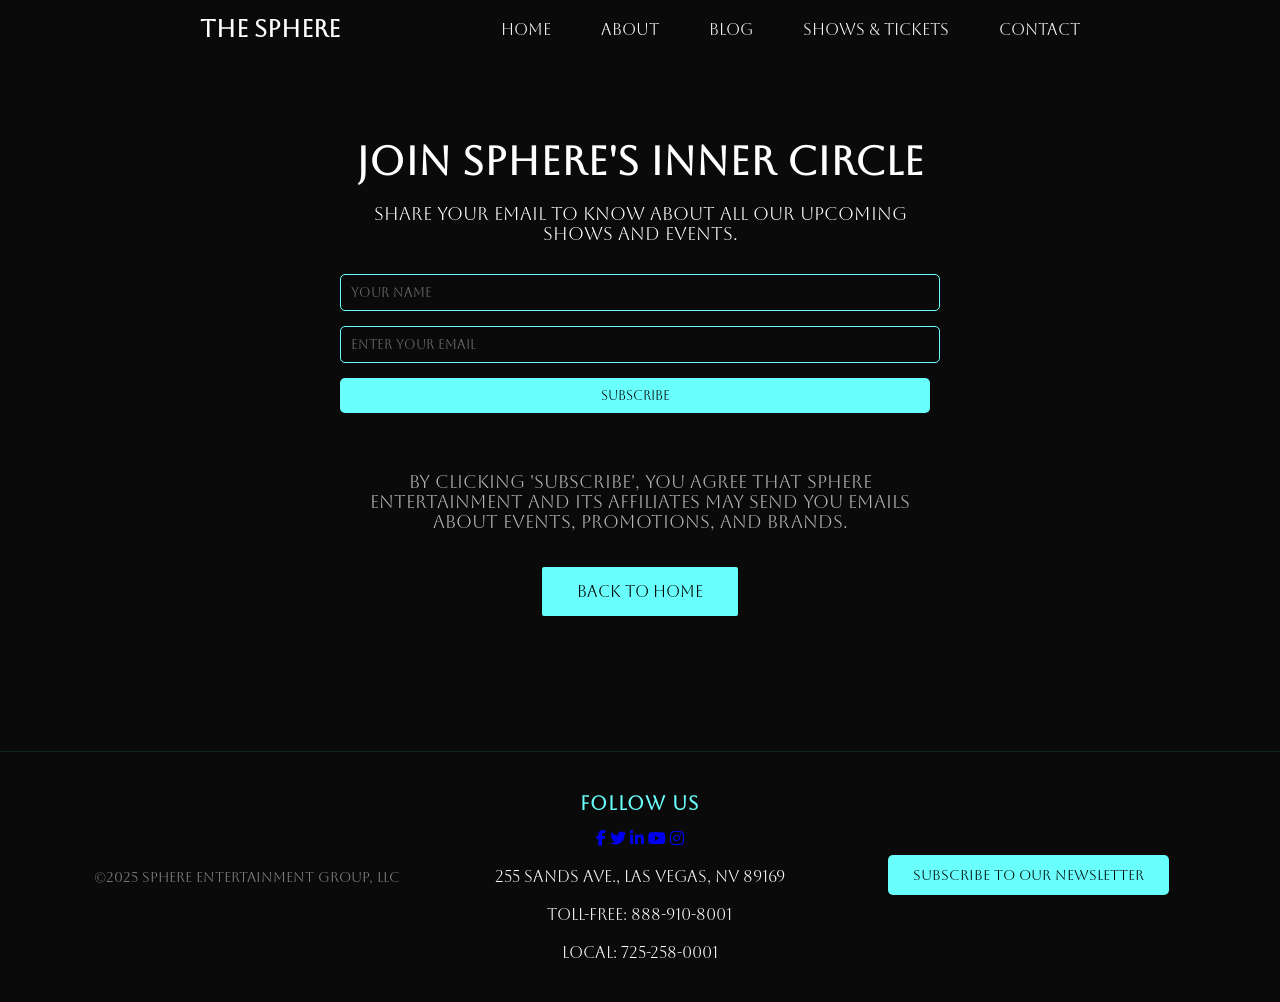
<file: newsletter.html>
<!DOCTYPE html>
<html lang="en">

<head>
    <meta charset="UTF-8">
    <meta name="viewport" content="width=device-width, initial-scale=1.0">
    <title>Newsletter Signup | The Sphere</title>
    <link rel="stylesheet" href="CSS/styles.css">
    <link rel="stylesheet" href="https://cdnjs.cloudflare.com/ajax/libs/font-awesome/6.4.0/css/all.min.css">
</head>

<body>
    <header>
        <a href="index.html" class="brand">The Sphere</a>
        <div class="menu-btn"></div>
        <div class="navigation">
            <div class="navigation-items">
                <a href="index.html">Home</a>
                <a href="about.html">About</a>
                <a href="blog.html">Blog</a>
                <a href="shows-tickets.html">Shows & Tickets</a>
                <a href="contact.html">Contact</a>
            </div>
        </div>
    </header>

    <section class="newsletter-signup">
        <div class="newsletter-container"><br><br>
            <h1>Join Sphere's Inner Circle</h1>
            <p>Share your email to know about all our upcoming shows and events.</p>


            <!-- Newsletter Form -->
            <form id="newsletterForm" action="newsletter-signup.php" method="POST">
                <input type="text" name="name" placeholder="Your name" required>
                <input type="email" name="email" placeholder="Enter your email" required>
                <button type="submit">Subscribe</button><br>
            </form>

            <p class="disclaimer">By clicking 'Subscribe', you agree that Sphere Entertainment and its affiliates may
                send you emails about events, promotions, and brands.</p>
        </div>

        <!-- Back to About Page Button -->
    <div class="back-to-home">
        <a href="index.html" class="back-button">Back to Home</a>
    </div>

    </section>

    <footer class="main-footer">
        <div class="footer-container">
            <!-- Footer Content -->
            <div class="footer-content">
                 <!-- Left Section: Copyright -->
                 <div class="footer-right">
                    <p class="footer-copyright">©2025 Sphere Entertainment Group, LLC</p>
                </div>
                
                <!-- Center Section: Address & Contact -->
                <div class="footer-center">
                    <h4 class="footer-heading">FOLLOW US</h4>
                    <div class="media-icons">
                        <a href="https://web.facebook.com/SphereVegas/?_rdc=1&_rdr#" aria-label="Facebook"
                            target="_blank"><i class="fab fa-facebook-f"></i></a>
                        <a href="https://x.com/spherevegas?lang=en" aria-label="Twitter" target="_blank"><i
                                class="fab fa-twitter"></i></a>
                        <a href="https://www.linkedin.com/showcase/sphere-vegas/" aria-label="LinkedIn"
                            target="_blank"><i class="fab fa-linkedin-in"></i></a>
                        <a href="https://www.youtube.com/@SphereVegas" aria-label="LinkedIn" target="_blank"><i
                                class="fa-brands fa-youtube"></i></a>
                        <a href="https://www.instagram.com/spherevegas/" aria-label="LinkedIn" target="_blank"><i
                                class="fa-brands fa-instagram"></i></a>
                    </div><br>

                    <!-- Clickable Address -->
                    <a href="https://www.google.com/maps/search/?api=1&query=36.12056,-115.16139" target="_blank" 
                        aria-label="Open Sphere location in Google Maps">
                        255 Sands Ave., Las Vegas, NV 89169
                    </a><br><br>

                    <!-- Clickable Phone Numbers -->
                    <a href="tel:+18889108001" aria-label="Call Sphere's toll-free number">
                        Toll-Free: 888-910-8001
                    </a><br><br>

                    <a href="tel:+17252580001" aria-label="Call Sphere's local Las Vegas number">
                        Local: 725-258-0001
                    </a>

                </div>

                <!-- Right Section: Newsletter -->
                <div class="footer-left">
                    <button class="newsletter-btn" onclick="openNewsletter()">
                        Subscribe to Our Newsletter
                    </button>
                </div>
            </div>
        </div>
    </footer>

    <script src="JS/script.js" defer></script>

</body>

</html>
</file>
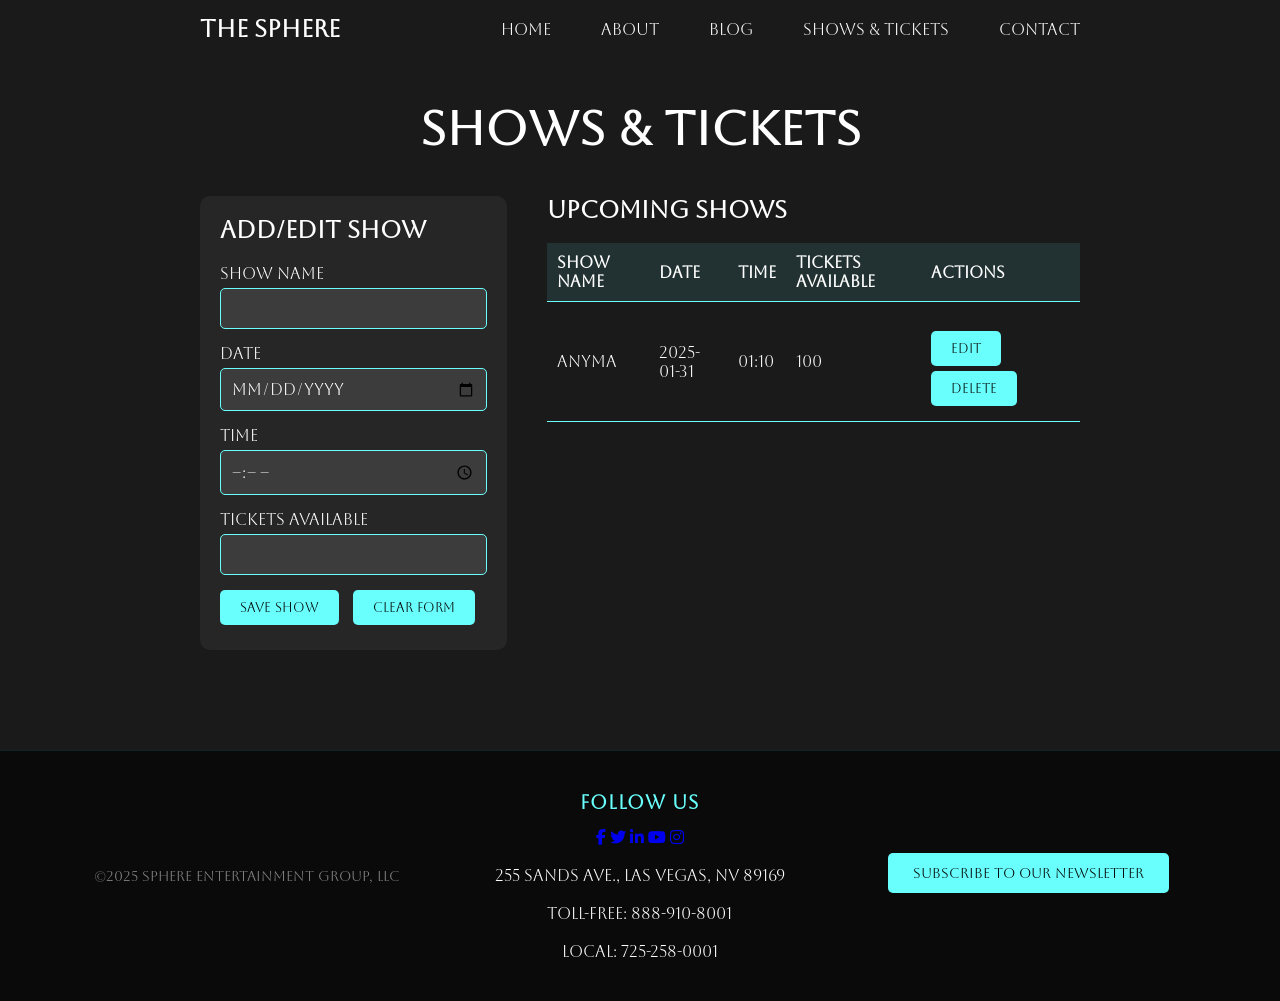
<file: shows-tickets.html>
<!DOCTYPE html>
<html lang="en">
<head>
  <meta charset="UTF-8">
  <meta name="viewport" content="width=device-width, initial-scale=1.0">
  <title>Shows & Tickets - The Sphere</title>
  <link rel="stylesheet" href="CSS/styles.css">
  <link rel="stylesheet" href="https://cdnjs.cloudflare.com/ajax/libs/font-awesome/6.4.0/css/all.min.css">
</head>
<body>
  <header>
    <a href="#" class="brand">The Sphere</a>
    <div class="menu-btn"></div>
    <div class="navigation">
      <div class="navigation-items">
        <a href="index.html">Home</a>
        <a href="about.html">About</a>
        <a href="blog.html">Blog</a>
        <a href="shows-tickets.html">Shows & Tickets</a>
        <a href="contact.html">Contact</a>
  </header>

  <section class="shows-tickets">
    <h1>Shows & Tickets</h1>
    <div class="container">
      <!-- Form to Add/Edit Shows -->
      <div class="form-container">
        <h2>Add/Edit Show</h2>
        <form id="showForm">
          <input type="hidden" id="showId" value="">
          <div class="form-group">
            <label for="showName">Show Name</label>
            <input type="text" id="showName" required>
          </div>
          <div class="form-group">
            <label for="showDate">Date</label>
            <input type="date" id="showDate" required>
          </div>
          <div class="form-group">
            <label for="showTime">Time</label>
            <input type="time" id="showTime" required>
          </div>
          <div class="form-group">
            <label for="showTickets">Tickets Available</label>
            <input type="number" id="showTickets" required>
          </div>
          <button type="submit" id="saveBtn">Save Show</button>
          <button type="button" id="clearBtn">Clear Form</button>
          
        </form>
      </div>

      <!-- List of Shows -->
      <div class="shows-list">
        <h2>Upcoming Shows</h2><br>
        <table id="showsTable">
          <thead>
            <tr>
              <th>Show Name</th>
              <th>Date</th>
              <th>Time</th>
              <th>Tickets Available</th>
              <th>Actions</th>
            </tr>
          </thead>
          <tbody>
            <!-- Example row (static) -->
            <tr>
              <td>Anyma</td>
              <td>2025-01-31</td>
              <td>01:10</td>
              <td>100</td>
              <td><br>
                <button class="editBtn">Edit</button>
                <button class="deleteBtn">Delete</button>
              </td>
            </tr>
          
            <!-- Rows will be dynamically added here by JavaScript -->
          </tbody>
          
        </table>
      </div>
    </div>
  </section>

  <footer class="main-footer">
    <div class="footer-container">
        <!-- Footer Content -->
        <div class="footer-content">
             <!-- Left Section: Copyright -->
             <div class="footer-right">
                <p class="footer-copyright">©2025 Sphere Entertainment Group, LLC</p>
            </div>
            
            <!-- Center Section: Address & Contact -->
            <div class="footer-center">
                <h4 class="footer-heading">FOLLOW US</h4>
                <div class="media-icons">
                    <a href="https://web.facebook.com/SphereVegas/?_rdc=1&_rdr#" aria-label="Facebook"
                        target="_blank"><i class="fab fa-facebook-f"></i></a>
                    <a href="https://x.com/spherevegas?lang=en" aria-label="Twitter" target="_blank"><i
                            class="fab fa-twitter"></i></a>
                    <a href="https://www.linkedin.com/showcase/sphere-vegas/" aria-label="LinkedIn"
                        target="_blank"><i class="fab fa-linkedin-in"></i></a>
                    <a href="https://www.youtube.com/@SphereVegas" aria-label="LinkedIn" target="_blank"><i
                            class="fa-brands fa-youtube"></i></a>
                    <a href="https://www.instagram.com/spherevegas/" aria-label="LinkedIn" target="_blank"><i
                            class="fa-brands fa-instagram"></i></a>
                </div><br>

                <!-- Clickable Address -->
                <a href="https://www.google.com/maps/search/?api=1&query=36.12056,-115.16139" target="_blank" 
                    aria-label="Open Sphere location in Google Maps">
                    255 Sands Ave., Las Vegas, NV 89169
                </a><br><br>

                <!-- Clickable Phone Numbers -->
                <a href="tel:+18889108001" aria-label="Call Sphere's toll-free number">
                    Toll-Free: 888-910-8001
                </a><br><br>

                <a href="tel:+17252580001" aria-label="Call Sphere's local Las Vegas number">
                    Local: 725-258-0001
                </a>

            </div>

            <!-- Right Section: Newsletter -->
            <div class="footer-left">
                <button class="newsletter-btn" onclick="openNewsletter()">
                    Subscribe to Our Newsletter
                </button>
            </div>
        </div>
    </div>
</footer>

  <script src="shows-tickets.js"></script>
  <script src="JS/script.js"></script>

</body>
</html>
</file>
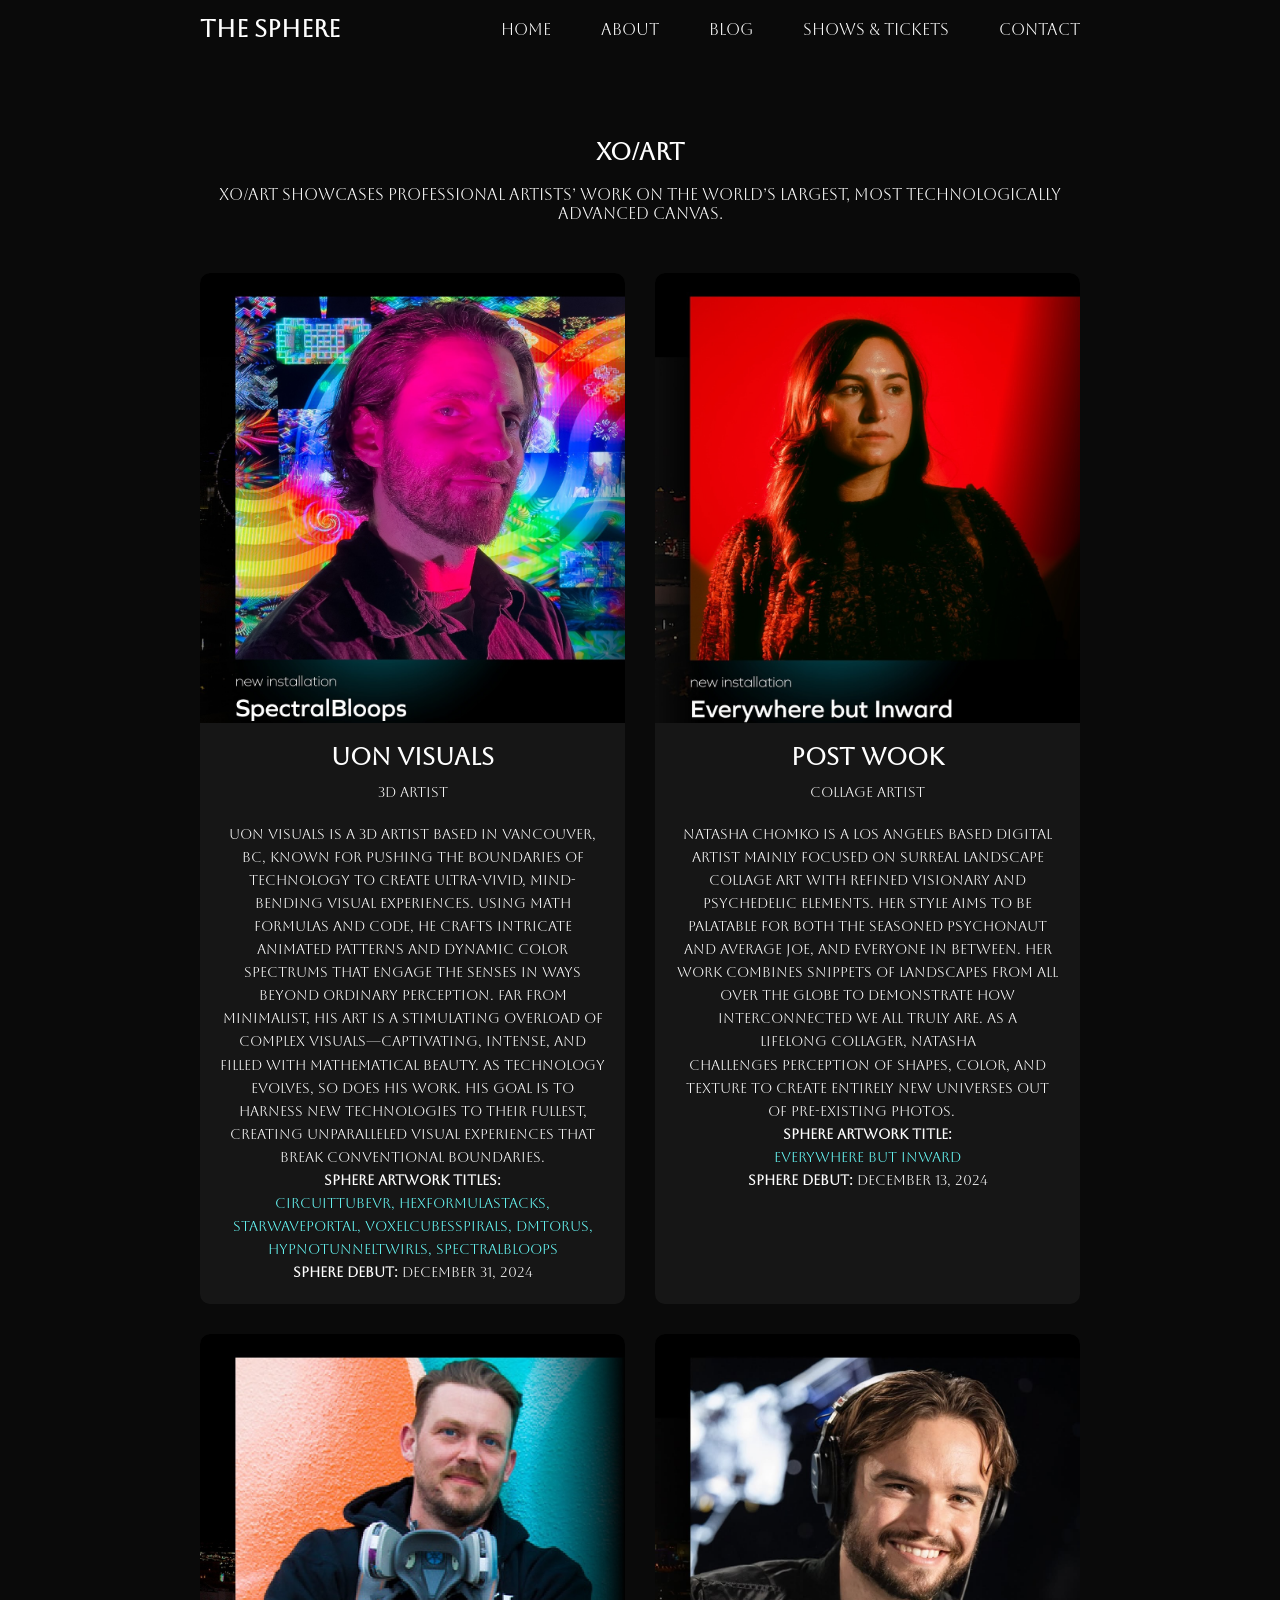
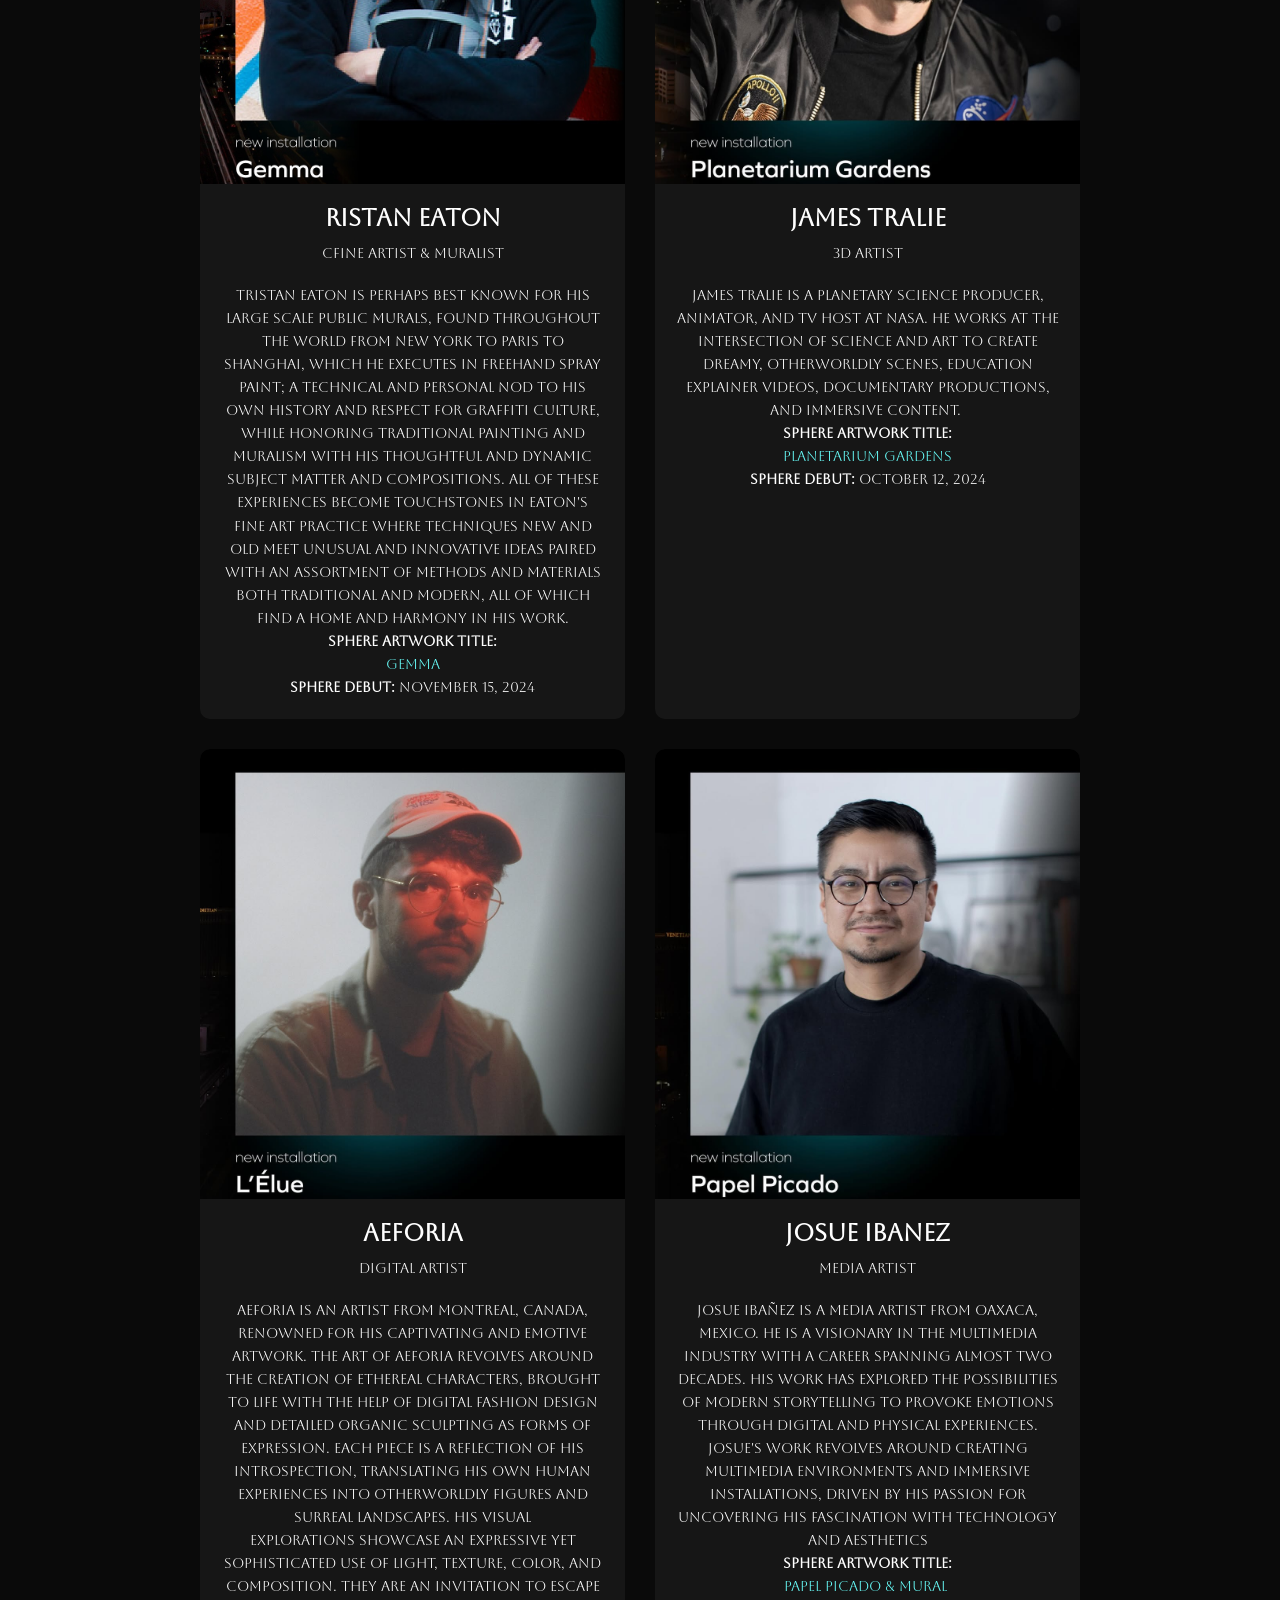
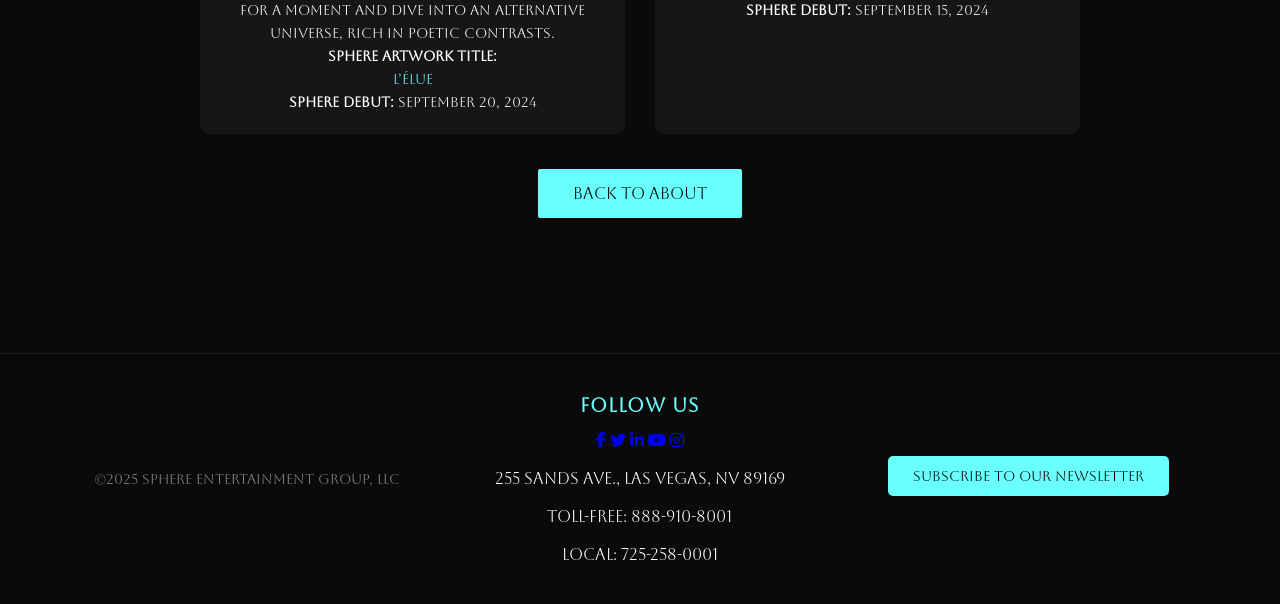
<file: the-art.html>
<!DOCTYPE html>
<html lang="en">
<head>
    <meta charset="UTF-8">
    <meta name="viewport" content="width=device-width, initial-scale=1.0">
    <title>The Art | The Sphere</title>
    <link rel="stylesheet" href="CSS/styles.css">
    <link rel="stylesheet" href="https://cdnjs.cloudflare.com/ajax/libs/font-awesome/6.4.0/css/all.min.css">
</head>
<body>
    <header>
        <a href="index.html" class="brand">The Sphere</a>
        <div class="menu-btn"></div>
        <div class="navigation">
            <div class="navigation-items">
                <a href="index.html">Home</a>
                <a href="about.html">About</a>
                <a href="blog.html">Blog</a>
                <a href="shows-tickets.html">Shows & Tickets</a>
                <a href="contact.html">Contact</a>
            </div>
        </div>
    </header>

    <section class="the-art">
        <div class="art-container"><br><br>
            <h1>XO/Art</h1><br>
            <p>XO/Art showcases professional artists’ work on the world’s largest, most technologically advanced canvas.</p>

            <!-- Artist Grid -->
            <div class="artist-grid">
                <!-- UON Visuals -->
                <div class="artist-card">
                    <img src="Assets/uon-visuals.jpg" alt="UON Visuals">
                    <div class="artist-info">
                        <h2>UON Visuals</h2>
                        <p>3D Artist</p><br>
                        <p>UON Visuals is a 3D artist based in Vancouver, BC, known for pushing the boundaries of technology to create ultra-vivid, mind-bending visual experiences. Using math formulas and code, he crafts intricate animated patterns and dynamic color spectrums that engage the senses in ways beyond ordinary perception. Far from minimalist, his art is a stimulating overload of complex visuals—captivating, intense, and filled with mathematical beauty. As technology evolves, so does his work. His goal is to harness new technologies to their fullest, creating unparalleled visual experiences that break conventional boundaries.</p>
                        <p><strong>Sphere Artwork Titles: </strong> <p class="artwork-title" style="color: #69fffc;">CircuitTubeVR, HexFormulaStacks, StarWavePortal, VoxelCubesSpirals, DMTorus, HypnoTunnelTwirls, SpectralBloops</p>
                        <p><strong>Sphere Debut:</strong> December 31, 2024</p>
                    </div>
                </div>

                <!-- POST WOOK -->
                <div class="artist-card">
                    <img src="Assets/post-wook.jpg" alt="POST WOOK">
                    <div class="artist-info">
                        <h2>POST WOOK</h2>
                        <p>Collage Artist</p><br>
                        <p>Natasha Chomko is a Los Angeles based digital artist mainly focused on surreal landscape collage art with refined visionary and psychedelic elements. Her style aims to be palatable for both the seasoned psychonaut and average Joe, and everyone in between. Her work combines snippets of landscapes from all over the globe to demonstrate how interconnected we all truly are. As a lifelong collager, Natasha challenges perception of shapes, color, and texture to create entirely new universes out of pre-existing photos.   </p>
                        <p><strong>Sphere Artwork Title:</strong> <p class="artwork-title" style="color: #69fffc;"> Everywhere but Inward
                        <p><strong>Sphere Debut:</strong> December 13, 2024</p>
                    </div>
                </div>

                <!-- TRISTAN EATON -->
                <div class="artist-card">
                    <img src="Assets/tristan-eaton.jpg" alt="RISTAN EATON">
                    <div class="artist-info">
                        <h2>RISTAN EATON</h2>
                        <p>CFine Artist & Muralist</p><br>
                        <p>Tristan Eaton is perhaps best known for his large scale public murals, found throughout the world from New York to Paris to Shanghai, which he executes in freehand spray paint; a technical and personal nod to his own history and respect for graffiti culture, while honoring traditional painting and muralism with his thoughtful and dynamic subject matter and compositions.
                            All of these experiences become touchstones in Eaton's fine art practice where techniques new and old meet unusual and innovative ideas paired with an assortment of methods and materials both traditional and modern, all of which find a home and harmony in his work.</p>
                        <p><strong>Sphere Artwork Title:</strong> <p class="artwork-title" style="color: #69fffc;"> Gemma
                        <p><strong>Sphere Debut:</strong> November 15, 2024</p>
                    </div>
                </div>

                <!-- JAMES TRALIE -->
                <div class="artist-card">
                    <img src="Assets/james-tralie.jpg" alt="JAMES TRALIE ">
                    <div class="artist-info">
                        <h2>JAMES TRALIE </h2>
                        <p>3D Artist</p><br>
                        <p>James Tralie is a planetary science producer, animator, and TV host at NASA. He works at the intersection of science and art to create dreamy, otherworldly scenes, education explainer videos, documentary productions, and immersive content. </p>
                        <p><strong>Sphere Artwork Title:</strong> <p class="artwork-title" style="color: #69fffc;"> Planetarium Gardens
                        <p><strong>Sphere Debut:</strong> October 12, 2024
                        </p>
                    </div>
                </div>

                <!-- AEFORIA -->
                <div class="artist-card">
                    <img src="Assets/aeforia.jpg" alt="AEFORIA">
                    <div class="artist-info">
                        <h2>AEFORIA </h2>
                        <p>Digital Artist</p><br>
                        <p>Aeforia is an artist from Montreal, Canada, renowned for his captivating and emotive artwork. The art of Aeforia revolves around the creation of ethereal characters, brought to life with the help of digital fashion design and detailed organic sculpting as forms of expression. Each piece is a reflection of his introspection, translating his own human experiences into otherworldly figures and surreal landscapes. His visual explorations showcase an expressive yet sophisticated use of light, texture, color, and composition. They are an invitation to escape for a moment and dive into an alternative universe, rich in poetic contrasts.</p>
                        <p><strong>Sphere Artwork Title:</strong> <p class="artwork-title" style="color: #69fffc;"> L’Élue
                        <p><strong>Sphere Debut:</strong> September 20, 2024
                        </p>
                    </div>
                </div>

                <!-- JOSUE IBANEZ -->
                <div class="artist-card">
                    <img src="Assets/josue-ibañez.jpg" alt="JOSUE IBANEZ ">
                    <div class="artist-info">
                        <h2>JOSUE IBANEZ  </h2>
                        <p>Media Artist</p><br>
                        <p>Josue Ibañez is a media artist from Oaxaca, Mexico. He is a visionary in the multimedia industry with a career spanning almost two decades. His work has explored the possibilities of modern storytelling to provoke emotions through digital and physical experiences. Josue's work revolves around creating multimedia environments and immersive installations, driven by his passion for uncovering his fascination with technology and aesthetics</p>
                        <p><strong>Sphere Artwork Title:</strong> <p class="artwork-title" style="color: #69fffc;"> Papel Picado & Mural 
                        <p><strong>Sphere Debut:</strong> September 15, 2024
                        </p>
                    </div>
                </div>
                
            </div>
        </div>

        <!-- Back to About Button -->
        <div class="back-to-home">
            <a href="about.html" class="btn">Back to About</a>
        </div>

    </section>

    <footer class="main-footer">
        <div class="footer-container">
            <!-- Footer Content -->
            <div class="footer-content">
                 <!-- Left Section: Copyright -->
                 <div class="footer-right">
                    <p class="footer-copyright">©2025 Sphere Entertainment Group, LLC</p>
                </div>
                
                <!-- Center Section: Address & Contact -->
                <div class="footer-center">
                    <h4 class="footer-heading">FOLLOW US</h4>
                    <div class="media-icons">
                        <a href="https://web.facebook.com/SphereVegas/?_rdc=1&_rdr#" aria-label="Facebook"
                            target="_blank"><i class="fab fa-facebook-f"></i></a>
                        <a href="https://x.com/spherevegas?lang=en" aria-label="Twitter" target="_blank"><i
                                class="fab fa-twitter"></i></a>
                        <a href="https://www.linkedin.com/showcase/sphere-vegas/" aria-label="LinkedIn"
                            target="_blank"><i class="fab fa-linkedin-in"></i></a>
                        <a href="https://www.youtube.com/@SphereVegas" aria-label="LinkedIn" target="_blank"><i
                                class="fa-brands fa-youtube"></i></a>
                        <a href="https://www.instagram.com/spherevegas/" aria-label="LinkedIn" target="_blank"><i
                                class="fa-brands fa-instagram"></i></a>
                    </div><br>

                    <!-- Clickable Address -->
                    <a href="https://www.google.com/maps/search/?api=1&query=36.12056,-115.16139" target="_blank" 
                        aria-label="Open Sphere location in Google Maps">
                        255 Sands Ave., Las Vegas, NV 89169
                    </a><br><br>

                    <!-- Clickable Phone Numbers -->
                    <a href="tel:+18889108001" aria-label="Call Sphere's toll-free number">
                        Toll-Free: 888-910-8001
                    </a><br><br>

                    <a href="tel:+17252580001" aria-label="Call Sphere's local Las Vegas number">
                        Local: 725-258-0001
                    </a>

                </div>

                <!-- Right Section: Newsletter -->
                <div class="footer-left">
                    <button class="newsletter-btn" onclick="openNewsletter()">
                        Subscribe to Our Newsletter
                    </button>
                </div>
            </div>
        </div>
    </footer>


    <script src="JS/script.js"></script>
</body>
</html>
</file>
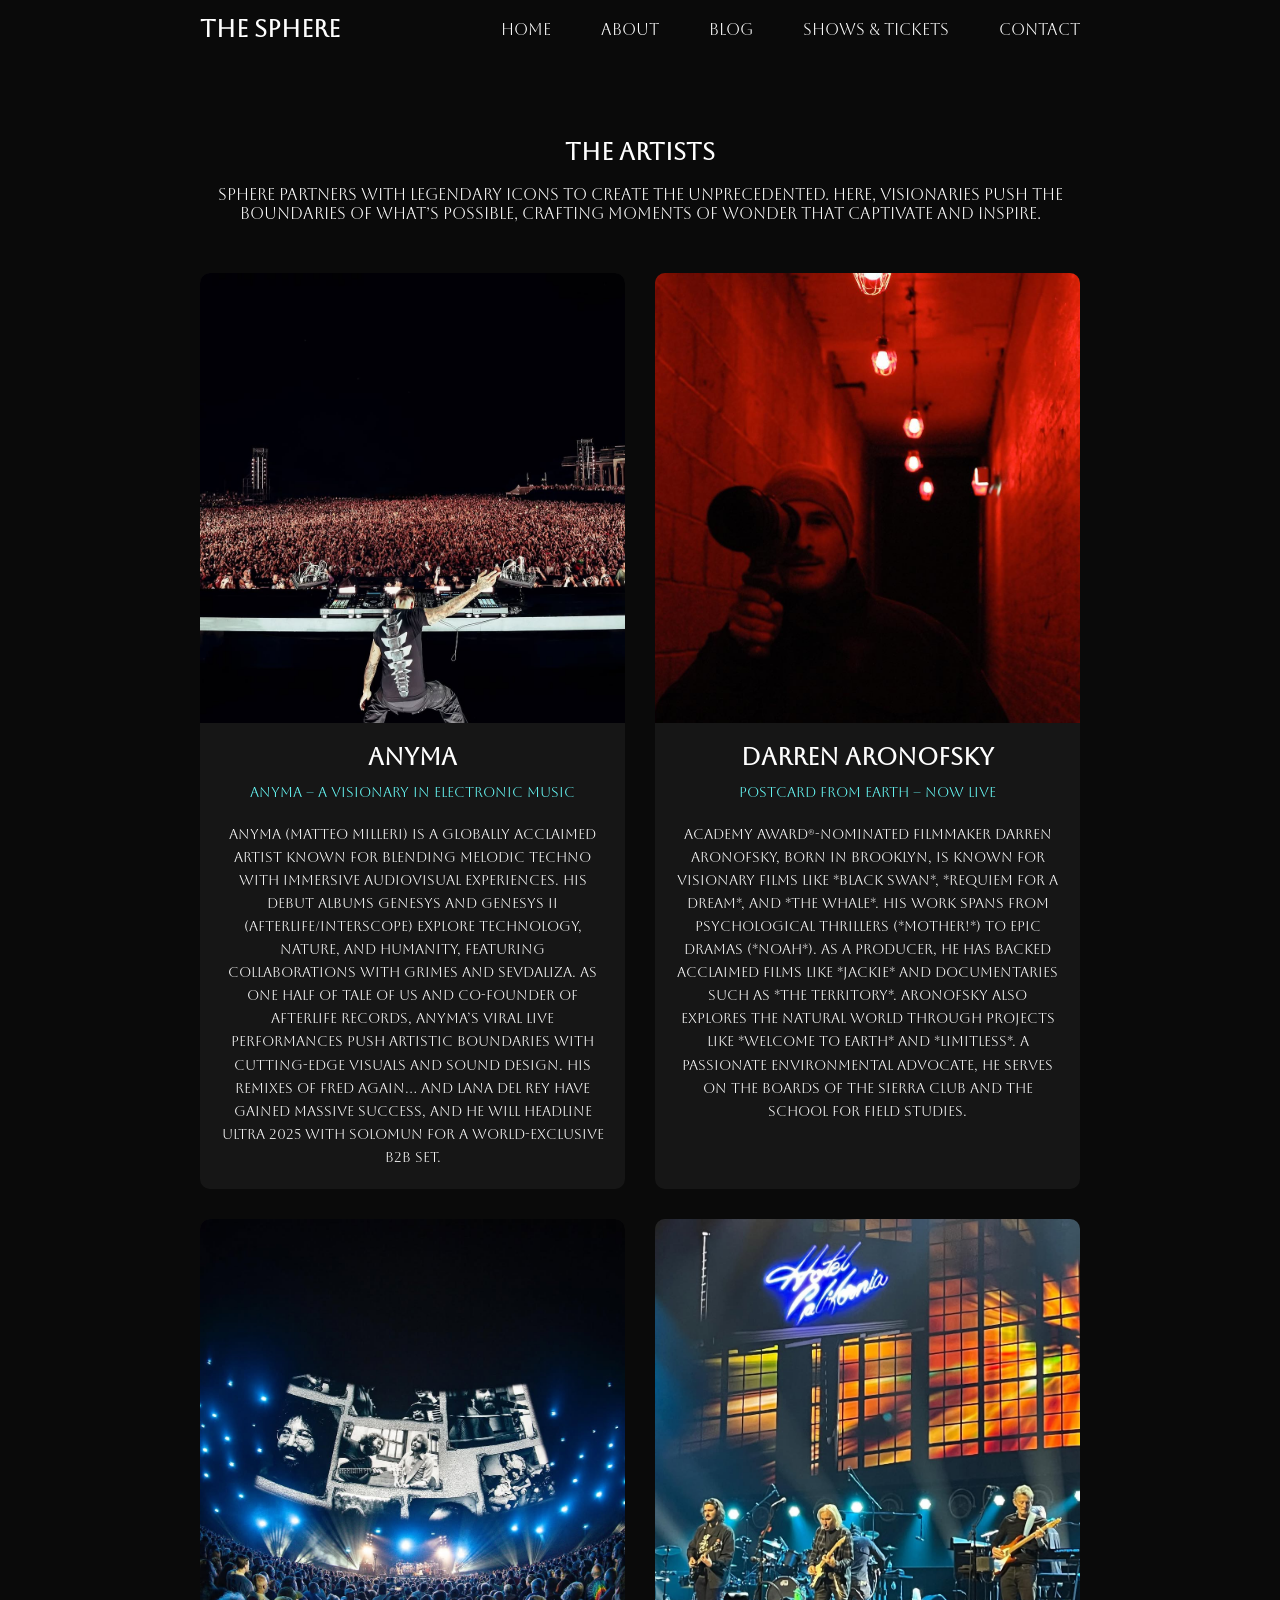
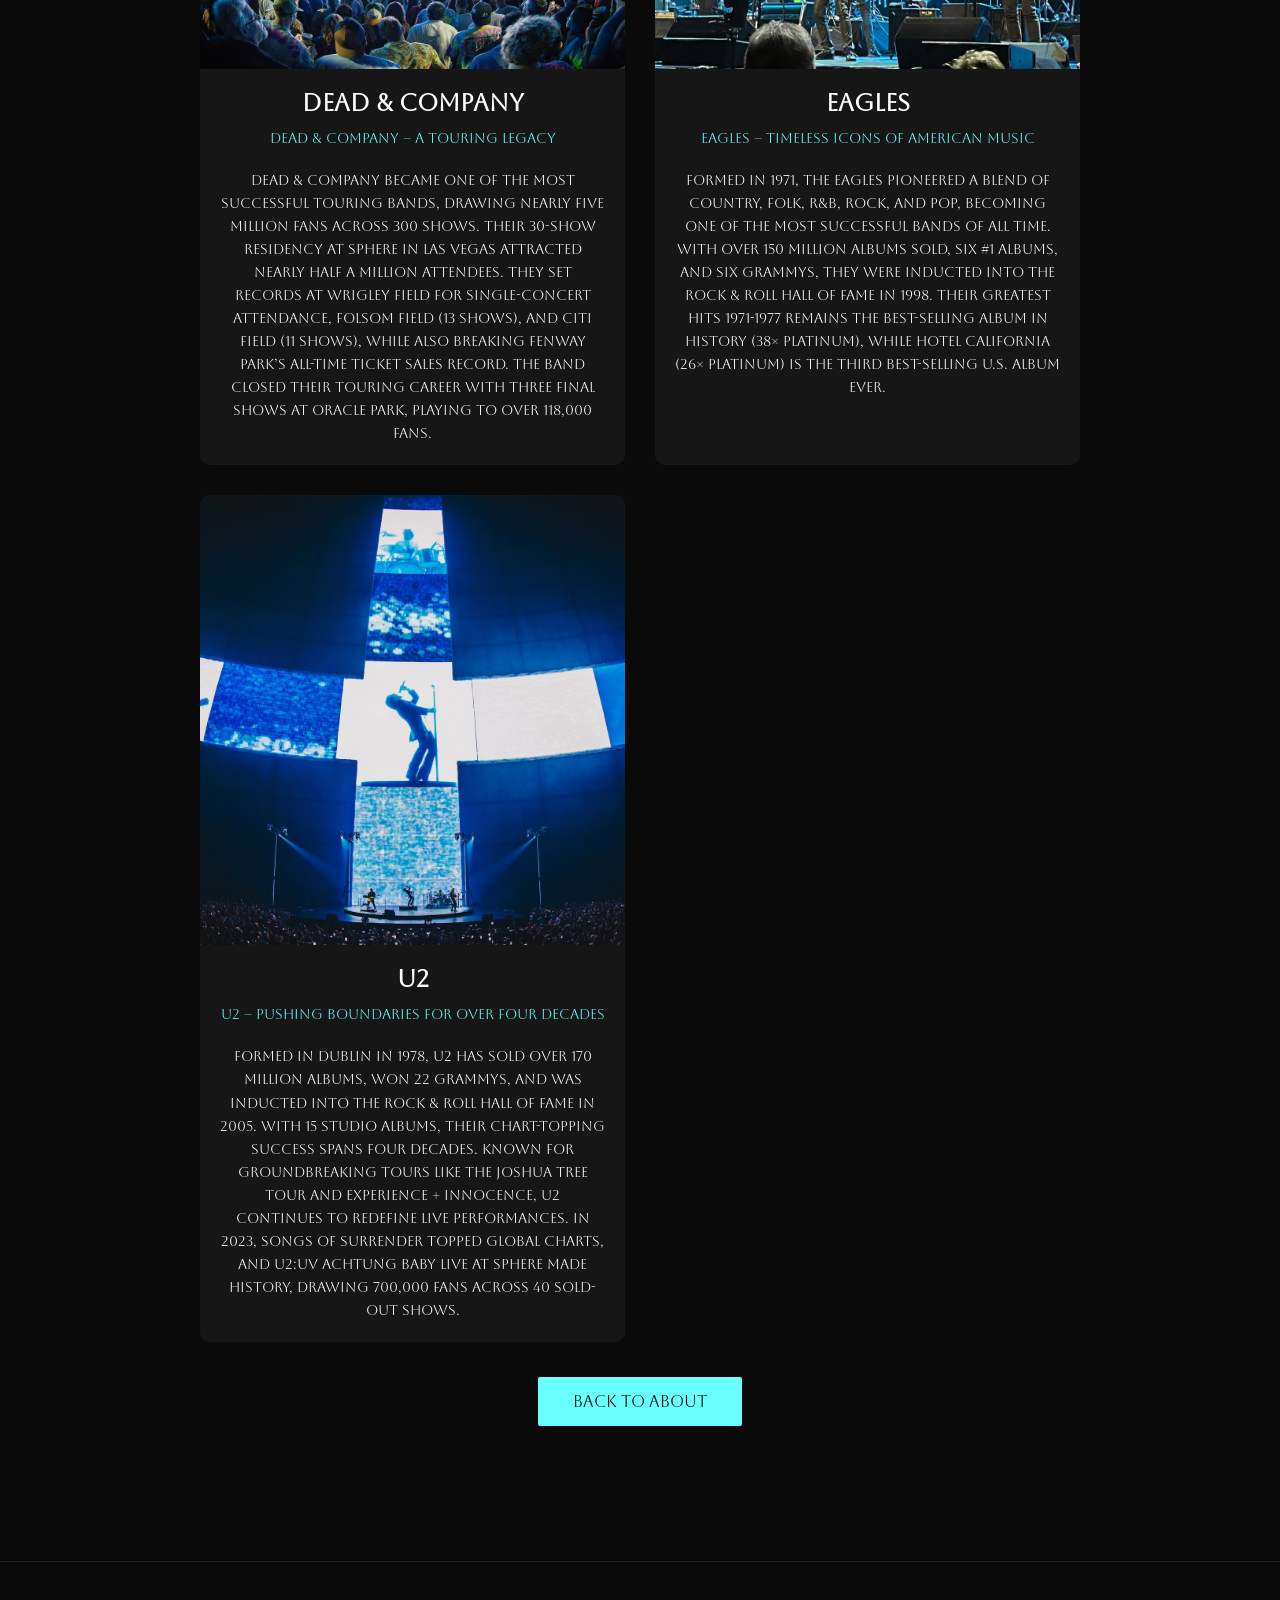
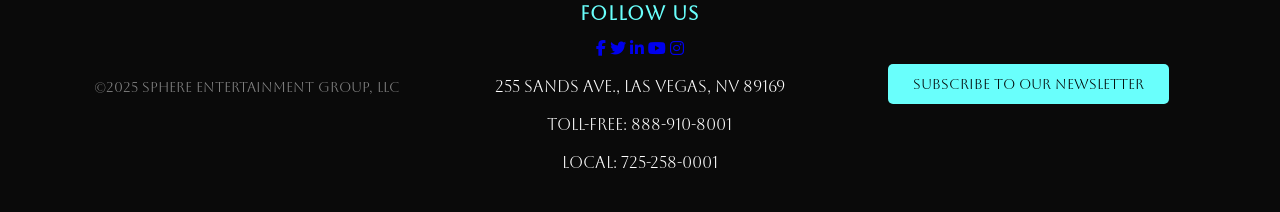
<file: the-artists.html>
<!DOCTYPE html>
<html lang="en">
<head>
    <meta charset="UTF-8">
    <meta name="viewport" content="width=device-width, initial-scale=1.0">
    <title>The Artists | The Sphere</title>
    <link rel="stylesheet" href="CSS/styles.css">
    <link rel="stylesheet" href="https://cdnjs.cloudflare.com/ajax/libs/font-awesome/6.4.0/css/all.min.css">
</head>
<body>
    <header>
        <a href="index.html" class="brand">The Sphere</a>
        <div class="menu-btn"></div>
        <div class="navigation">
            <div class="navigation-items">
                <a href="index.html">Home</a>
                <a href="about.html">About</a>
                <a href="blog.html">Blog</a>
                <a href="shows-tickets.html">Shows & Tickets</a>
                <a href="contact.html">Contact</a>
            </div>
        </div>
    </header>

    <section class="the-artists">
        <div class="artists-container"><br><br>
            <h1>The Artists</h1><br>
            <p>Sphere partners with legendary icons to create the unprecedented. Here, visionaries push the boundaries of what’s possible, crafting moments of wonder that captivate and inspire.</p>

            <!-- Artist Grid -->
            <div class="artist-grid">
                <!-- Anyma -->
                <div class="artist-card">
                    <img src="Assets/anyma.jpg" alt="Anyma">
                    <div class="artist-info">
                        <h2>Anyma</h2>
                        <p style="color: #69fffc;">Anyma – A Visionary in Electronic Music</p><br>
                        <p>Anyma (Matteo Milleri) is a globally acclaimed artist known for blending melodic techno with immersive audiovisual experiences. His debut albums Genesys and Genesys II (Afterlife/Interscope) explore technology, nature, and humanity, featuring collaborations with Grimes and Sevdaliza. As one half of Tale Of Us and co-founder of Afterlife Records, Anyma’s viral live performances push artistic boundaries with cutting-edge visuals and sound design. His remixes of Fred Again… and Lana Del Rey have gained massive success, and he will headline Ultra 2025 with Solomun for a world-exclusive B2B set.</p>
                    </div>
                </div>

                <!-- Darren Aronofsky -->
                <div class="artist-card">
                    <img src="Assets/darren-aronofsky.jpg" alt="Darren Aronofsky">
                    <div class="artist-info">
                        <h2>Darren Aronofsky</h2>
                        <p style="color: #69fffc;">Postcard From Earth – Now Live</p><br>
                        <p>Academy Award®-nominated filmmaker Darren Aronofsky, born in Brooklyn, is known for visionary films like *Black Swan*, *Requiem for a Dream*, and *The Whale*. His work spans from psychological thrillers (*mother!*) to epic dramas (*Noah*). As a producer, he has backed acclaimed films like *Jackie* and documentaries such as *The Territory*. Aronofsky also explores the natural world through projects like *Welcome to Earth* and *Limitless*. A passionate environmental advocate, he serves on the boards of The Sierra Club and The School for Field Studies.</p>
                    </div>
                </div>

                <!-- Dead & Company  -->
                <div class="artist-card">
                    <img src="Assets/dead-&-company.jpg" alt="Dead & Company">
                    <div class="artist-info">
                        <h2>Dead & Company</h2>
                        <p style="color: #69fffc;">Dead & Company – A Touring Legacy</p><br>
                        <p>Dead & Company became one of the most successful touring bands, drawing nearly five million fans across 300 shows. Their 30-show residency at Sphere in Las Vegas attracted nearly half a million attendees. They set records at Wrigley Field for single-concert attendance, Folsom Field (13 shows), and Citi Field (11 shows), while also breaking Fenway Park’s all-time ticket sales record. The band closed their touring career with three final shows at Oracle Park, playing to over 118,000 fans.</p>
                    </div>
                </div>

                <!-- Eagles -->
                <div class="artist-card">
                    <img src="Assets/eagles.jpg" alt="Eagles">
                    <div class="artist-info">
                        <h2>Eagles</h2>
                        <p style="color: #69fffc;">Eagles – Timeless Icons of American Music</p><br>
                        <p>Formed in 1971, the Eagles pioneered a blend of country, folk, R&B, rock, and pop, becoming one of the most successful bands of all time. With over 150 million albums sold, six #1 albums, and six GRAMMYs, they were inducted into the Rock & Roll Hall of Fame in 1998. Their Greatest Hits 1971-1977 remains the best-selling album in history (38× Platinum), while Hotel California (26× Platinum) is the third best-selling U.S. album ever.</p>
                    </div>
                </div>

                <!-- U2 -->
                <div class="artist-card">
                    <img src="Assets/u2.jpg" alt="U2">
                    <div class="artist-info">
                        <h2>U2</h2>
                        <p style="color: #69fffc;">U2 – Pushing Boundaries for Over Four Decades</p><br>
                        <p>Formed in Dublin in 1978, U2 has sold over 170 million albums, won 22 Grammys, and was inducted into the Rock & Roll Hall of Fame in 2005. With 15 studio albums, their chart-topping success spans four decades. Known for groundbreaking tours like The Joshua Tree Tour and eXPERIENCE + iNNOCENCE, U2 continues to redefine live performances. In 2023, Songs of Surrender topped global charts, and U2:UV Achtung Baby Live At Sphere made history, drawing 700,000 fans across 40 sold-out shows.</p>
                    </div>
                </div>
            </div>
        </div>

        <!-- Back to About Button -->
        <div class="back-to-home">
            <a href="about.html" class="btn">Back to About</a>
        </div>
        
    </section>

    <footer class="main-footer">
        <div class="footer-container">
            <!-- Footer Content -->
            <div class="footer-content">
                 <!-- Left Section: Copyright -->
                 <div class="footer-right">
                    <p class="footer-copyright">©2025 Sphere Entertainment Group, LLC</p>
                </div>
                
                <!-- Center Section: Address & Contact -->
                <div class="footer-center">
                    <h4 class="footer-heading">FOLLOW US</h4>
                    <div class="media-icons">
                        <a href="https://web.facebook.com/SphereVegas/?_rdc=1&_rdr#" aria-label="Facebook"
                            target="_blank"><i class="fab fa-facebook-f"></i></a>
                        <a href="https://x.com/spherevegas?lang=en" aria-label="Twitter" target="_blank"><i
                                class="fab fa-twitter"></i></a>
                        <a href="https://www.linkedin.com/showcase/sphere-vegas/" aria-label="LinkedIn"
                            target="_blank"><i class="fab fa-linkedin-in"></i></a>
                        <a href="https://www.youtube.com/@SphereVegas" aria-label="LinkedIn" target="_blank"><i
                                class="fa-brands fa-youtube"></i></a>
                        <a href="https://www.instagram.com/spherevegas/" aria-label="LinkedIn" target="_blank"><i
                                class="fa-brands fa-instagram"></i></a>
                    </div><br>

                    <!-- Clickable Address -->
                    <a href="https://www.google.com/maps/search/?api=1&query=36.12056,-115.16139" target="_blank" 
                        aria-label="Open Sphere location in Google Maps">
                        255 Sands Ave., Las Vegas, NV 89169
                    </a><br><br>

                    <!-- Clickable Phone Numbers -->
                    <a href="tel:+18889108001" aria-label="Call Sphere's toll-free number">
                        Toll-Free: 888-910-8001
                    </a><br><br>

                    <a href="tel:+17252580001" aria-label="Call Sphere's local Las Vegas number">
                        Local: 725-258-0001
                    </a>

                </div>

                <!-- Right Section: Newsletter -->
                <div class="footer-left">
                    <button class="newsletter-btn" onclick="openNewsletter()">
                        Subscribe to Our Newsletter
                    </button>
                </div>
            </div>
        </div>
    </footer>

    <script src="JS/script.js" defer></script>

</body>
</html>
</file>
<file: CSS/styles.css>
@import url('https://fonts.googleapis.com/css2?family=Aboreto&family=Noto+Sans&family=Poppins&family=Roboto+Mono:ital,wght@0,100..700;1,100..700&display=swap');

* {
  margin: 0;
  padding: 0;
  box-sizing: border-box;
  font-family: "Aboreto", serif;
}

header {
  z-index: 999;
  position: absolute;
  top: 0;
  left: 0;
  width: 100%;
  display: flex;
  justify-content: space-between;
  align-items: center;
  padding: 15px 200px;
  transition: 0.5s ease;
}

header .brand {
  color: #fff;
  font-size: 1.5rem;
  font-weight: 700;
  text-transform: uppercase;
  text-decoration: none;
}

header .navigation {
  position: relative;
}

header .navigation .navigation-items {
  display: flex;
  align-items: center;
  gap: 20px;
}

header .navigation .navigation-items a {
  position: relative;
  color: #fff;
  font-size: 1rem;
  font-weight: 500;
  text-decoration: none;
  margin-left: 30px;
  transition: 0.3s ease;
}

header .navigation .navigation-items a:before {
  content: '';
  position: absolute;
  background: #fff;
  width: 0;
  height: 1px;
  bottom: 0;
  left: 0;
  transition: 0.3s ease;
}

header .navigation .navigation-items a:hover:before {
  width: 100%;
}

section {
  padding: 100px 200px;
}

.home {
  position: relative;
  width: 100%;
  min-height: 100vh;
  display: flex;
  justify-content: center;
  flex-direction: column;
  background: #6b6866;
}

.home:before {
  z-index: 777;
  content: '';
  position: absolute;
  background: none;
  width: 100%;
  height: 100%;
  top: 0;
  left: 0;

}

.home .content {
  z-index: 888;
  color: #fff;
  width: 70%;
  margin-top: 50px;
  display: none;
}

.home .content.active {
  display: block;
}

.home .content h1 {
  font-size: 4em;
  font-weight: 900;
  text-transform: uppercase;
  letter-spacing: 5px;
  line-height: 75px;
  margin-bottom: 40px;
}

.home .content h1 span {
  font-size: 1.2em;
  font-weight: 600;
}

.home .content p {
  margin-bottom: 65px;
}

.home .content a {
  background: #69fffc;
  padding: 15px 35px;
  color: #000;
  font-size: 1.1em;
  font-weight: 500;
  text-decoration: none;
  border-radius: 2px;
}

.home .media-icons {
  z-index: 888;
  position: absolute;
  right: 30px;
  display: flex;
  flex-direction: column;
  transition: 0.5s ease;
}

.home .media-icons a {
  color: #fff;
  font-size: 1.6em;
  transition: 0.3s ease;
}

.home .media-icons a:not(:last-child) {
  margin-bottom: 20px;
}

.home .media-icons a:hover {
  transform: scale(1.3);
}

.home video {
  z-index: 000;
  position: absolute;
  top: 0;
  left: 0;
  width: 100%;
  height: 100%;
  object-fit: cover;
}

.slider-navigation {
  z-index: 888;
  position: relative;
  display: flex;
  justify-content: center;
  align-items: center;
  transform: translateY(80px);
  margin-bottom: 12px;
}

.slider-navigation .nav-btn {
  width: 12px;
  height: 12px;
  background: #fff;
  border-radius: 50%;
  cursor: pointer;
  box-shadow: 0 0 2px rgba(255, 255, 255, 0.5);
  transition: 0.3s ease;
}

.slider-navigation .nav-btn.active {
  background: #69fffc;
}

.slider-navigation .nav-btn:not(:last-child) {
  margin-right: 20px;
}

.slider-navigation .nav-btn:hover {
  transform: scale(1.2);
}


.video-slide {
  position: absolute;
  width: 100%;
  clip-path: circle(0% at 0% 50%);
  visibility: hidden;
  opacity: 0;
  transition: clip-path 2s ease, opacity 0.5s ease;
}

.video-slide.active {
  clip-path: circle(150% at 0 50%);
  visibility: visible;
  opacity: 1;
}

@media (max-width: 1040px) {
  header {
    padding: 12px 20px;
  }

  section {
    padding: 100px 20px;
  }

  .home .media-icons {
    right: 15px;
  }

  header .navigation {
    display: none;
  }

  header .navigation.active {
    position: fixed;
    width: 100%;
    height: 100vh;
    top: 0;
    left: 0;
    display: flex;
    justify-content: center;
    align-items: center;
    background: rgba(1, 1, 1, 0.5);
  }

  header .navigation .navigation-items a {
    color: #222;
    font-size: 1.2em;
    margin: 20px;
  }

  header .navigation .navigation-items a:before {
    background: #222;
    height: 1px;
  }

  header .navigation.active .navigation-items {
    background: #fff;
    width: 600px;
    max-width: 600px;
    margin: 20px;
    padding: 40px;
    display: flex;
    flex-direction: column;
    align-items: center;
    border-radius: 5px;
    box-shadow: 0 5px 25px rgb(105, 255, 252);
  }

  .menu-btn {
    background: url(../Assets/menu.png)no-repeat center;
    background-size: 30px;
    width: 40px;
    height: 50px;
    cursor: pointer;
    transition: 0.3s ease;
    border-bottom: 2px solid transparent;
  }

  .menu-btn.active {
    z-index: 999;
    background: url(../Assets/close.png)no-repeat center;
    background-size: 25px;
    transition: 0.3s ease;
    border-bottom: 2px solid transparent;
  }

}

.content {
  display: none;
}

.content.active {
  display: block;
}

/* Blog Page Styles */
.blog {
  padding: 100px 200px;
  background: #1a1a1a; /* Dark background matching homepage */
  color: #fff;
}

.blog-container {
  max-width: 1200px;
  margin: 0 auto;
}

.featured-post {
  margin-bottom: 60px;
  border-radius: 10px;
  overflow: hidden;
  box-shadow: 0 0 20px rgba(105, 255, 252, 0.2);
}

.featured-post img {
  width: 100%;
  height: 500px;
  object-fit: cover;
}

.post-content {
  padding: 30px;
  background: rgba(0, 0, 0, 0.8);
}

.blog-grid {
  display: grid;
  grid-template-columns: repeat(2, 1fr);
  gap: 30px;
}

.blog-post {
  background: rgba(255, 255, 255, 0.05);
  border-radius: 10px;
  overflow: hidden;
  transition: 0.3s ease;
}

.blog-post:hover {
  transform: translateY(-10px);
  box-shadow: 0 10px 30px rgba(105, 255, 252, 0.2);
}

.blog-post img {
  width: 100%;
  height: 250px;
  object-fit: cover;
}

.post-content h2, .post-content h3 {
  font-family: "Aboreto", serif;
  margin-bottom: 15px;
}

.post-content h2 {
  font-size: 2.5em;
}

.post-content .date {
  color: #69fffc;
  font-size: 0.9em;
  display: block;
  margin-bottom: 15px;
}

.read-more {
  display: inline-block;
  padding: 10px 25px;
  background: #69fffc;
  color: #000;
  text-decoration: none;
  border-radius: 2px;
  margin-top: 15px;
}

.pagination {
  text-align: center;
  margin: 40px 0;
}

.page-link {
  padding: 8px 16px;
  margin: 0 4px;
  background: rgba(105, 255, 252, 0.1);
  color: #fff;
  text-decoration: none;
  border-radius: 4px;
  transition: all 0.3s ease;
}

.page-link.active {
  background: #69fffc;
  color: #000;
  font-weight: bold;
}

.page-link:hover:not(.active) {
  background: rgba(105, 255, 252, 0.2);
}

.back-to-home {
  text-align: center;
  margin: 50px 0;
}

.back-to-home .btn {
  padding: 15px 35px;
  background: #69fffc;
  color: #000;
  text-decoration: none;
  border-radius: 2px;
}

/* Mobile Responsiveness */
@media (max-width: 1040px) {
  .blog {
      padding: 60px 20px;
  }

  .blog-grid {
      grid-template-columns: 1fr;
  }

  .featured-post img {
      height: 300px;
  }
}

/* Individual Blog Post Page Styling */
.blog-post-page {
  padding: 100px 200px;
  background: #1a1a1a;
  color: #fff;
}

.blog-post-container {
  max-width: 1000px;
  margin: 0 auto;
}

.blog-post-page h1 {
  font-size: 3em;
  margin-bottom: 20px;
  text-align: center;
}

.blog-post-page .date {
  color: #69fffc;
  font-size: 0.9em;
  display: block;
  text-align: center;
  margin-bottom: 40px;
}

.blog-post-content {
  max-width: 800px;
  margin: 0 auto 40px;
  line-height: 1.8;
  font-size: 1.1em;
}

.blog-post-content p {
  margin-bottom: 30px;
}

/* Image Gallery */
.image-gallery {
  display: grid;
  grid-template-columns: repeat(auto-fit, minmax(300px, 1fr));
  gap: 20px;
  margin-bottom: 40px;
}

.image-gallery img {
  width: 100%;
  height: auto;
  border-radius: 10px;
  transition: transform 0.3s ease;
}

.image-gallery img:hover {
  transform: scale(1.05);
}

/* Back to Blog Button */
.back-to-blog {
  text-align: center;
  margin: 50px 0;
}

.back-to-blog .btn {
  padding: 15px 35px;
  background: #69fffc;
  color: #000;
  text-decoration: none;
  border-radius: 2px;
  transition: 0.3s ease;
}

.back-to-blog .btn:hover {
  transform: translateY(-3px);
}

/* Mobile Responsiveness */
@media (max-width: 1040px) {
  .blog-post-page {
    padding: 60px 20px;
  }

  .blog-post-page h1 {
    font-size: 2em;
  }

  .image-gallery {
    grid-template-columns: 1fr;
  }
}

/* Smooth scrolling for the entire page */
html {
  scroll-behavior: smooth;
}

@media (hover: hover) {
  header .navigation .navigation-items a:hover:before {
    width: 100%;
  }
}

/* Pause Button Styles */
#pauseBtn {
  position: absolute;
  bottom: 20px;
  left: 20px;
  background: rgba(105, 255, 252, 0.8);
  border: none;
  padding: 10px 15px;
  border-radius: 50%;
  cursor: pointer;
  z-index: 999;
  transition: background 0.3s ease;
}

#pauseBtn:hover {
  background: rgba(105, 255, 252, 1);
}

#pauseBtn i {
  color: #000;
  font-size: 1.2em;
}


/* About Page Styles */
.about {
  padding: 100px 200px;
  background: #0a0a0a;
  color: #fff;
}

.about-container {
  max-width: 1200px;
  margin: 0 auto;
}

.accordion {
  margin: 50px 0;
}

.accordion-item {
  border-bottom: 1px solid rgba(105, 255, 252, 0.2);
  margin-bottom: 20px;
}

.accordion-header {
  padding: 25px 0;
  cursor: pointer;
  display: flex;
  justify-content: space-between;
  align-items: center;
  transition: 0.3s ease;
}

.accordion-header:hover {
  opacity: 0.8;
}

.accordion-header h2 {
  font-size: 1.8em;
  margin: 0;
}

.accordion-header i {
  transition: transform 0.3s ease;
}

.accordion-content {
  max-height: 0;
  overflow: hidden;
  transition: max-height 0.3s ease-out;
  padding: 0 20px;
}

.accordion-item.active .accordion-content {
  max-height: 1000px; /* Adjust based on content */
  padding: 20px;
}

.accordion-item.active .accordion-header i {
  transform: rotate(180deg);
}

/* Newsletter Modal */
.newsletter-modal {
  display: none;
  position: fixed;
  top: 0;
  left: 0;
  width: 100%;
  height: 100%;
  background: rgba(0,0,0,0.8);
  z-index: 1000;
}

.modal-content {
  background: #1a1a1a;
  padding: 40px;
  width: 90%;
  max-width: 500px;
  position: relative;
  top: 50%;
  left: 50%;
  transform: translate(-50%, -50%);
  border-radius: 10px;
}

.close-btn {
  position: absolute;
  right: 20px;
  top: 20px;
  font-size: 28px;
  cursor: pointer;
}

.newsletter-trigger {
  background: #69fffc;
  color: #000;
  padding: 15px 30px;
  border: none;
  border-radius: 5px;
  cursor: pointer;
  margin-top: 30px;
  
}

/* Mobile Responsiveness */
@media (max-width: 1040px) {
  .about {
      padding: 60px 20px;
  }

  .accordion-header h2 {
      font-size: 1.4em;
  }
}


/* The Art & Artists Pages */
.the-art, .the-artists {
  padding: 100px 200px;
  background: #0a0a0a;
  color: #fff;
}

.art-container, .artists-container {
  max-width: 1200px;
  margin: 0 auto;
  text-align: center;
}

.artist-grid {
  display: grid;
  grid-template-columns: repeat(auto-fit, minmax(400px, 1fr));
  gap: 30px;
  margin-top: 50px;
  justify-items: center;
  width: 100%;
}

.artist-card {
  position: relative;
  background: rgba(255, 255, 255, 0.05);
  border-radius: 10px;
  overflow: hidden;
  transition: transform 0.3s ease;
  text-align: center;
}

.artist-card:hover {
  transform: scale(1.02);
  box-shadow: 0 0 30px rgba(105, 255, 252, 0.2);
}

.artist-card img {
  width: 100%;
  height: 450px; /* Increased height */
  object-fit: cover;
  object-position: center top;
  display: block;
  transition: transform 0.3s ease;
}

.artist-info {
  padding: 20px;
}

.artist-info h2 {
  font-size: 1.5em;
  margin-bottom: 10px;
}

.artist-info p {
  font-size: 0.9em;
  line-height: 1.6;
}

/* Newsletter Page */
.newsletter-signup {
  padding: 100px 200px;
  background: #0a0a0a;
  color: #fff;
}

.newsletter-container {
  max-width: 600px;
  margin: 0 auto;
  text-align: center;
}

.newsletter-container h1 {
  font-size: 2.5em;
  margin-bottom: 20px;
}

.newsletter-container p {
  font-size: 1.1em;
  margin-bottom: 30px;
}

.newsletter-container form {
  display: flex;
  flex-direction: column;
  gap: 15px;
}

.newsletter-container input {
  padding: 10px;
  border: 1px solid #69fffc;
  border-radius: 5px;
  background: transparent;
  color: #fff;
}

.newsletter-container button {
  padding: 10px;
  background: #69fffc;
  color: #000;
  border: none;
  border-radius: 5px;
  cursor: pointer;
  transition: background 0.3s ease;
}

.newsletter-container button:hover {
  background: #52d1cf;
}

.disclaimer {
  font-size: 0.8em;
  margin-top: 20px;
  opacity: 0.7;
}

/* Mobile Responsiveness */
@media (max-width: 1040px) {
  .the-art, .the-artists, .newsletter-signup {
      padding: 60px 20px;
  }

  .artist-grid {
      grid-template-columns: 1fr;
  }
}

.back-to-about {
  text-align: center;
  margin-top: 20px;
}

.back-button {
  background-color: #69fffc; /* Green background */
  color: black; /* White text */
  padding: 15px 35px; /* Add some padding */
  text-decoration: none; /* Remove underline */
  font-size: 16px;
  border-radius: 2px; /* Rounded corners */
}

.back-button:hover {
  background-color: #69fffc; /* Darker green on hover */
}

/* Footer Styles */
.main-footer {
  background: #0a0a0a;
  border-top: 1px solid rgba(105, 255, 252, 0.1);
  padding: 40px 0;
  color: #fff;
}

.footer-container {
  max-width: 1200px;
  margin: 0 auto;
  padding: 0 20px;
}

.footer-content {
  display: flex;
  justify-content: space-between;
  align-items: center;
  gap: 20px;
}

.footer-left,
.footer-center,
.footer-right {
  flex: 1;
  text-align: center;
}

.footer-heading {
  color: #69fffc;
  font-size: 1.2em;
  margin-bottom: 15px;
  text-transform: uppercase;
  letter-spacing: 1px;
}

/* Address/Phone Link Styling */
a[href^="tel:"], 
a[href^="https://www.google.com/maps"] {
  color: #fff; /* Use your brand’s cyan accent */
  text-decoration: none;
  transition: opacity 0.3s ease;
}

a[href^="tel:"]:hover, 
a[href^="https://www.google.com/maps"]:hover {
  opacity: 0.8;
}

.newsletter-btn {
  background: #69fffc;
  color: #000;
  padding: 12px 25px;
  border: none;
  border-radius: 5px;
  cursor: pointer;
  font-size: 0.9em;
  transition: background 0.3s ease;
}

.newsletter-btn:hover {
  background: #52d1cf;
}

.footer-copyright {
  color: #888;
  font-size: 0.9em;
}

/* Mobile Responsiveness */
@media (max-width: 768px) {
  .footer-content {
      flex-direction: column;
      gap: 30px;
  }

  .footer-left,
  .footer-center,
  .footer-right {
      text-align: center;
  }
}

/* Contact Page Styles */
.contact-page {
  padding: 100px 20px;
  background: #0a0a0a;
  color: #fff;
}

.contact-container {
  max-width: 1000px;
  margin: 0 auto;
  text-align: center;
}

.contact-container h1 {
  font-size: 3em;
  margin-bottom: 20px;
}

.subheading {
  font-size: 1.1em;
  color: #888;
  margin-bottom: 50px;
}

.contact-info {
  display: grid;
  grid-template-columns: repeat(auto-fit, minmax(250px, 1fr));
  gap: 40px;
  margin-bottom: 60px;
}

.info-item {
  background: rgba(255, 255, 255, 0.05);
  padding: 30px;
  border-radius: 10px;
  text-align: left;
}

.info-item i {
  font-size: 2em;
  color: #69fffc;
  margin-bottom: 20px;
}

.info-item h3 {
  font-size: 1.4em;
  margin-bottom: 15px;
}

.info-item a {
  color: #fff;
  text-decoration: none;
  display: block;
  margin-bottom: 10px;
  transition: color 0.3s ease;
}

.info-item a:hover {
  color: #69fffc;
}

.contact-form {
  max-width: 800px;
  margin: 0 auto;
  text-align: left;
}

.form-group {
  margin-bottom: 25px;
}

.form-group input,
.form-group textarea {
  width: 100%;
  padding: 12px;
  background: rgba(255, 255, 255, 0.05);
  border: 1px solid rgba(105, 255, 252, 0.3);
  color: #fff;
  border-radius: 5px;
  font-size: 1em;
}

.form-group textarea {
  resize: vertical;
}

.submit-btn {
  background: #69fffc;
  color: #000;
  padding: 15px 40px;
  border: none;
  border-radius: 5px;
  cursor: pointer;
  font-size: 1em;
  transition: background 0.3s ease;
}

.submit-btn:hover {
  background: #52d1cf;
}

/* Mobile Optimization */
@media (max-width: 768px) {
  .contact-info {
      grid-template-columns: 1fr;
  }
  
  .contact-container h1 {
      font-size: 2.5em;
  }
  
  .info-item {
      padding: 20px;
  }
}

.form-message {
  padding: 15px 20px;
  margin: 20px 0;
  border-radius: 5px;
  font-size: 0.9em;
}

.form-message.success {
  background: rgba(105, 255, 252, 0.1);
  border: 1px solid #69fffc;
  color: #69fffc;
}

.form-message.error {
  background: rgba(255, 50, 50, 0.1);
  border: 1px solid #ff3232;
  color: #ff3232;
}

/* Shows & Tickets Page */
.shows-tickets {
  padding: 100px 200px;
  background: #1a1a1a;
  color: #fff;
}

.shows-tickets h1 {
  text-align: center;
  font-size: 3em;
  margin-bottom: 40px;
}

.container {
  display: flex;
  gap: 40px;
}

.form-container {
  flex: 1;
  background: rgba(255, 255, 255, 0.05);
  padding: 20px;
  border-radius: 10px;
}

.form-container h2 {
  margin-bottom: 20px;
}

.form-group {
  margin-bottom: 15px;
}

.form-group label {
  display: block;
  margin-bottom: 5px;
}

.form-group input {
  width: 100%;
  padding: 10px;
  border: 1px solid #69fffc;
  border-radius: 5px;
  background: rgba(255, 255, 255, 0.1);
  color: #fff;
}

button {
  padding: 10px 20px;
  background: #69fffc;
  color: #000;
  border: none;
  border-radius: 5px;
  cursor: pointer;
  margin-right: 10px;
  margin-bottom: 5px;
}

button:hover {
  background: #52e0dd;
}

.shows-list {
  flex: 2;
}

table {
  width: 100%;
  border-collapse: collapse;
}

th, td {
  padding: 10px;
  text-align: left;
  border-bottom: 1px solid #69fffc;
}

th {
  background: rgba(105, 255, 252, 0.1);
}

.actions button {
  margin: 0 5px;
}

/* Mobile Responsiveness for Shows & Tickets Page */
@media (max-width: 768px) {
  .shows-tickets {
    padding: 60px 20px;
  }

  .shows-tickets h1 {
    font-size: 2em;
  }

  .container {
    flex-direction: column;
    gap: 20px;
  }

  .form-container {
    width: 100%;
    padding: 15px;
  }

  .shows-list {
    width: 100%;
    overflow-x: auto;
  }

  table {
    width: 100%;
    display: block;
    overflow-x: auto;
    white-space: nowrap;
  }

  th, td {
    padding: 8px;
    font-size: 0.9em;
  }

  .actions button {
    padding: 5px 10px;
    font-size: 0.8em;
    margin: 2px;
  }

  .form-group input {
    padding: 8px;
  }
}

* Glassy effect text box */
.hideforminputs {
    background: rgba(255, 255, 255, 0.1); /* Semi-transparent white background */
    border: 1px solid rgba(255, 255, 255, 0.3); /* Light border */
    border-radius: 10px; /* Rounded corners */
    padding: 10px 20px; /* Space inside the box */
    color: white; /* Text color */
    font-size: 16px; /* Text size */
    width: 100%; /* Full width */
    backdrop-filter: blur(8px); /* Blur the background behind the box */
    box-shadow: 0 4px 6px rgba(0, 0, 0, 0.1); /* Soft shadow for depth */
    transition: all 0.3s ease; /* Smooth transition for interactions */
}

/* Optional: Adding focus effects */
.hideforminputs:focus {
    outline: none; /* Remove default outline */
    border-color: rgba(255, 255, 255, 0.6); /* Lighter border on focus */
    box-shadow: 0 4px 8px rgba(0, 0, 0, 0.2); /* Increased shadow on focus */
}
</file>
